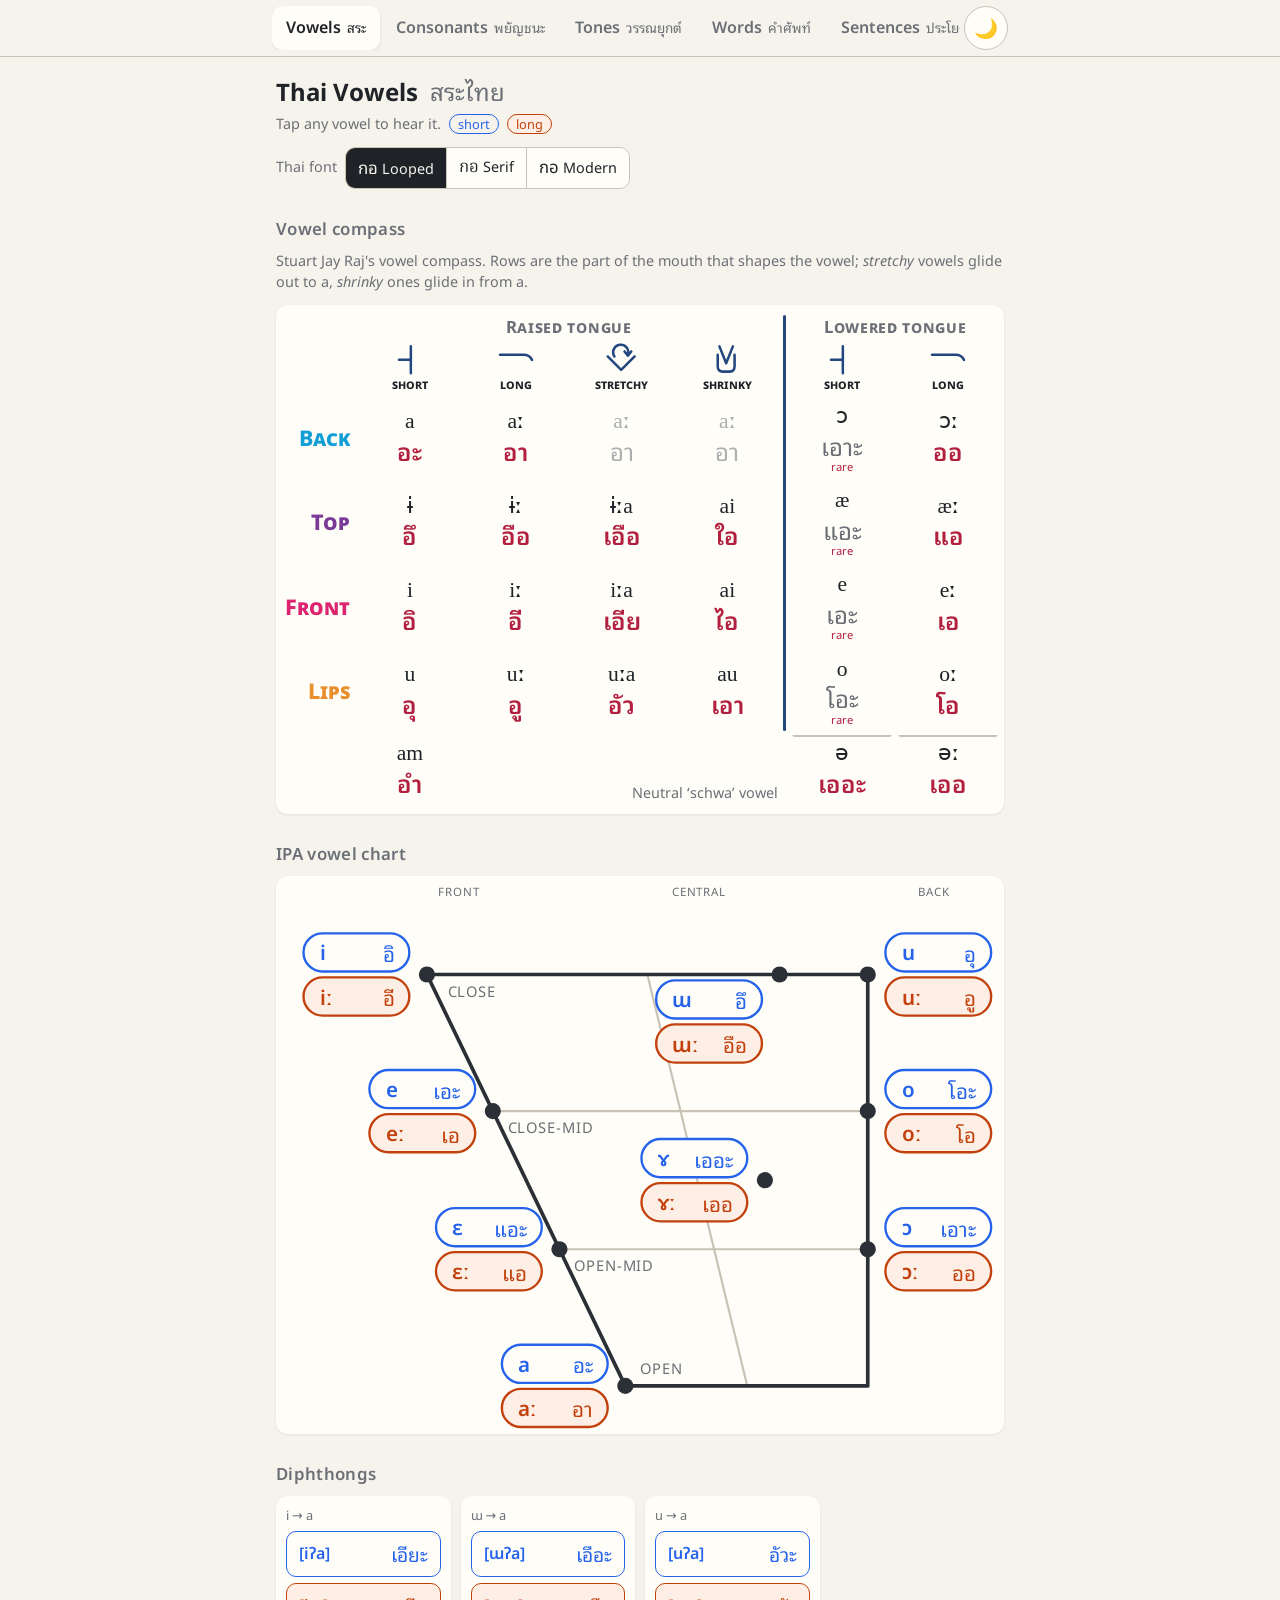
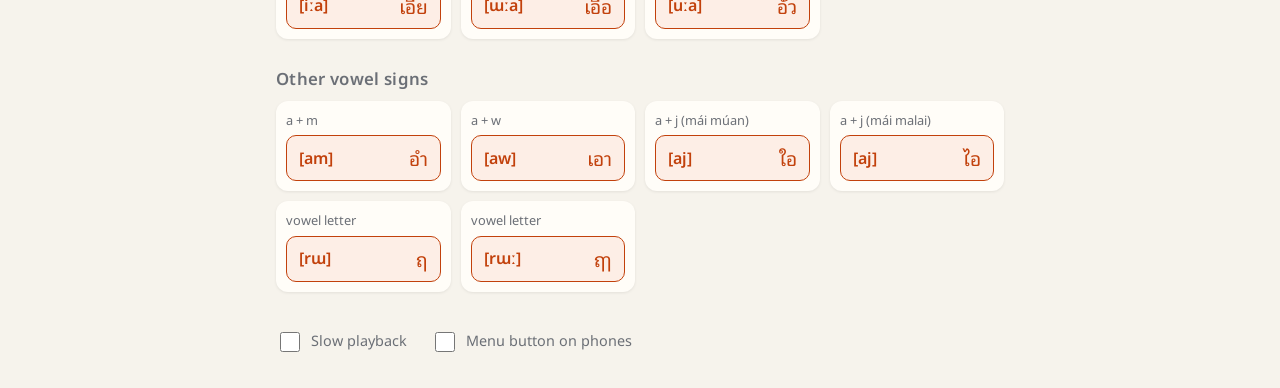
<file: index.html>
<!doctype html>
<html lang="en">
<head>
  <meta charset="utf-8">
  <meta name="viewport" content="width=device-width, initial-scale=1, viewport-fit=cover">
  <title>Thai Vowel Chart</title>
  <meta name="description" content="Interactive IPA chart of Thai vowels with audio">
  <meta name="theme-color" content="#f6f3ec" media="(prefers-color-scheme: light)">
  <meta name="theme-color" content="#16181c" media="(prefers-color-scheme: dark)">
  <link rel="manifest" href="manifest.json">
  <link rel="icon" href="icon.svg" type="image/svg+xml">
  <link rel="apple-touch-icon" href="icon.svg">
  <link rel="preconnect" href="https://fonts.googleapis.com">
  <link rel="preconnect" href="https://fonts.gstatic.com" crossorigin>
  <link href="https://fonts.googleapis.com/css2?family=Noto+Sans:wght@400;600&family=Noto+Sans+Thai:wght@400;600&family=Noto+Sans+Thai+Looped:wght@400;600&family=Noto+Serif+Thai:wght@400;600&display=swap" rel="stylesheet">
  <link rel="stylesheet" href="styles.css">
  <script>
    // Apply a saved theme before first paint to avoid a flash.
    try {
      const t = localStorage.getItem('theme'); if (t) document.documentElement.dataset.theme = t;
      const f = localStorage.getItem('thaiFont'); if (f) document.documentElement.dataset.thaiFont = f;
      if (localStorage.getItem('navMenu') === 'on') document.documentElement.dataset.navMenu = 'on';
    } catch (e) {}
  </script>
</head>
<body>
  <nav class="topnav" aria-label="Sections">
    <div class="topnav-inner">
      <button type="button" id="nav-menu-btn" class="nav-menu-btn" aria-expanded="false" aria-controls="nav-tabs" aria-label="Menu"></button>
      <div class="tabs" id="nav-tabs">
        <a class="tab" href="./" aria-current="page">Vowels <span class="thai">สระ</span></a>
        <a class="tab" href="consonants.html">Consonants <span class="thai">พยัญชนะ</span></a>
        <a class="tab" href="tones.html">Tones <span class="thai">วรรณยุกต์</span></a>
        <a class="tab" href="words.html">Words <span class="thai">คำศัพท์</span></a>
        <a class="tab" href="sentences.html">Sentences <span class="thai">ประโยค</span></a>
        <a class="tab" href="progress.html">Progress <span class="thai">ความคืบหน้า</span></a>
      </div>
      <button type="button" id="theme-toggle" class="theme-toggle" aria-label="Toggle dark mode"></button>
    </div>
  </nav>
  <main>
    <header>
      <h1>Thai Vowels <span class="thai">สระไทย</span></h1>
      <p class="hint">Tap any vowel to hear it. <span class="key key-short">short</span> <span class="key key-long">long</span></p>
      <div class="font-picker">
        <span id="font-label">Thai font</span>
        <div class="segmented" role="group" aria-labelledby="font-label">
          <button type="button" data-font="looped" style="--sample-font: 'Noto Sans Thai Looped'"><span class="sample" lang="th">กอ</span>Looped</button>
          <button type="button" data-font="looped-serif" style="--sample-font: 'Noto Serif Thai'"><span class="sample" lang="th">กอ</span>Serif</button>
          <button type="button" data-font="modern" style="--sample-font: 'Noto Sans Thai'"><span class="sample" lang="th">กอ</span>Modern</button>
        </div>
      </div>
    </header>

    <section aria-labelledby="compass-h">
      <h2 id="compass-h">Vowel compass</h2>
      <p class="hint">Stuart Jay Raj's vowel compass. Rows are the part of the mouth that shapes the vowel; <em>stretchy</em> vowels glide out to a, <em>shrinky</em> ones glide in from a.</p>
      <div class="vc-scroll">
        <div id="vowel-compass" class="vowel-compass" role="group" aria-label="Vowel compass"></div>
      </div>
    </section>

    <section aria-labelledby="chart-h">
      <h2 id="chart-h">IPA vowel chart</h2>
      <div class="chart-wrap">
        <div class="axis-labels" aria-hidden="true"><span>front</span><span>central</span><span>back</span></div>
        <svg id="chart" viewBox="0 0 490 360" role="group" aria-label="Thai monophthongs on the IPA vowel trapezoid"></svg>
      </div>
    </section>

    <section>
      <h2>Diphthongs</h2>
      <div id="diphthongs" class="cards"></div>
    </section>

    <section>
      <h2>Other vowel signs</h2>
      <div id="specials" class="cards"></div>
    </section>

    <section id="detail" class="detail detail-sticky" aria-live="polite" hidden></section>

    <footer>
      <label class="slow-toggle"><input type="checkbox" id="slow"> Slow playback</label>
      <label class="slow-toggle"><input type="checkbox" id="nav-menu-pref"> Menu button on phones</label>
    </footer>
  </main>

  <script src="data.js"></script>
  <script src="mouth.js"></script>
  <script src="common.js"></script>
  <script src="vowels.js"></script>
</body>
</html>
</file>
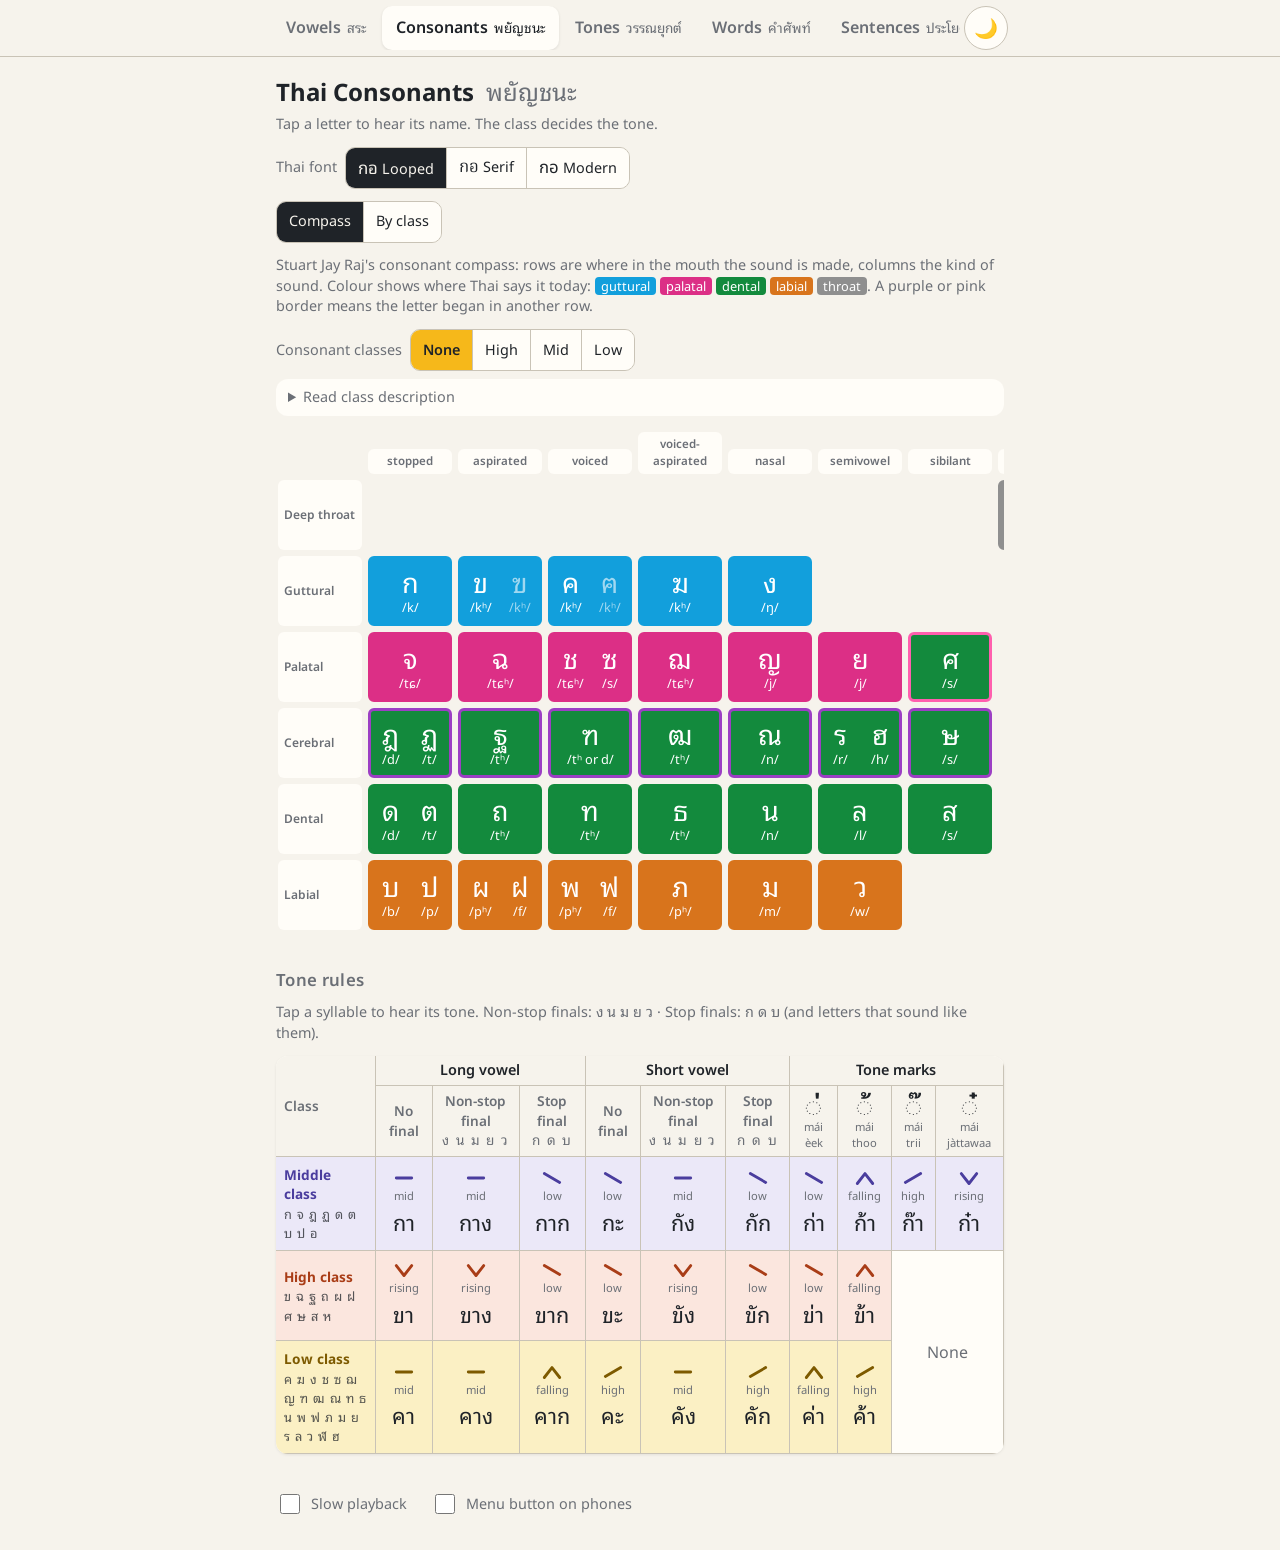
<file: consonants.html>
<!doctype html>
<html lang="en">
<head>
  <meta charset="utf-8">
  <meta name="viewport" content="width=device-width, initial-scale=1, viewport-fit=cover">
  <title>Thai Consonants</title>
  <meta name="description" content="Thai consonants by class, with tone rules and audio">
  <meta name="theme-color" content="#f6f3ec" media="(prefers-color-scheme: light)">
  <meta name="theme-color" content="#16181c" media="(prefers-color-scheme: dark)">
  <link rel="manifest" href="manifest.json">
  <link rel="icon" href="icon.svg" type="image/svg+xml">
  <link rel="apple-touch-icon" href="icon.svg">
  <link rel="preconnect" href="https://fonts.googleapis.com">
  <link rel="preconnect" href="https://fonts.gstatic.com" crossorigin>
  <link href="https://fonts.googleapis.com/css2?family=Noto+Sans:wght@400;600&family=Noto+Sans+Thai:wght@400;600&family=Noto+Sans+Thai+Looped:wght@400;600&family=Noto+Serif+Thai:wght@400;600&display=swap" rel="stylesheet">
  <link rel="stylesheet" href="styles.css">
  <script>
    // Apply a saved theme before first paint to avoid a flash.
    try {
      const t = localStorage.getItem('theme'); if (t) document.documentElement.dataset.theme = t;
      const f = localStorage.getItem('thaiFont'); if (f) document.documentElement.dataset.thaiFont = f;
      if (localStorage.getItem('navMenu') === 'on') document.documentElement.dataset.navMenu = 'on';
    } catch (e) {}
  </script>
</head>
<body>
  <nav class="topnav" aria-label="Sections">
    <div class="topnav-inner">
      <button type="button" id="nav-menu-btn" class="nav-menu-btn" aria-expanded="false" aria-controls="nav-tabs" aria-label="Menu"></button>
      <div class="tabs" id="nav-tabs">
        <a class="tab" href="./">Vowels <span class="thai">สระ</span></a>
        <a class="tab" href="consonants.html" aria-current="page">Consonants <span class="thai">พยัญชนะ</span></a>
        <a class="tab" href="tones.html">Tones <span class="thai">วรรณยุกต์</span></a>
        <a class="tab" href="words.html">Words <span class="thai">คำศัพท์</span></a>
        <a class="tab" href="sentences.html">Sentences <span class="thai">ประโยค</span></a>
        <a class="tab" href="progress.html">Progress <span class="thai">ความคืบหน้า</span></a>
      </div>
      <button type="button" id="theme-toggle" class="theme-toggle" aria-label="Toggle dark mode"></button>
    </div>
  </nav>
  <main>
    <header>
      <h1>Thai Consonants <span class="thai">พยัญชนะ</span></h1>
      <p class="hint">Tap a letter to hear its name. The class decides the tone.</p>
      <div class="font-picker">
        <span id="font-label">Thai font</span>
        <div class="segmented" role="group" aria-labelledby="font-label">
          <button type="button" data-font="looped" style="--sample-font: 'Noto Sans Thai Looped'"><span class="sample" lang="th">กอ</span>Looped</button>
          <button type="button" data-font="looped-serif" style="--sample-font: 'Noto Serif Thai'"><span class="sample" lang="th">กอ</span>Serif</button>
          <button type="button" data-font="modern" style="--sample-font: 'Noto Sans Thai'"><span class="sample" lang="th">กอ</span>Modern</button>
        </div>
      </div>
    </header>

    <section aria-labelledby="classes-h">
      <h2 id="classes-h" class="visually-hidden">Consonants</h2>
      <div class="view-bar">
        <div class="segmented" role="group" aria-label="Layout">
          <button type="button" data-view="compass">Compass</button>
          <button type="button" data-view="classes">By class</button>
        </div>
      </div>
      <div id="classes" hidden></div>
      <div id="compass">
        <p class="hint">Stuart Jay Raj's consonant compass: rows are where in the mouth the sound is made, columns the kind of sound.
          Colour shows where Thai says it today: <span class="place-tag at-guttural">guttural</span> <span class="place-tag at-palatal">palatal</span>
          <span class="place-tag at-dental">dental</span> <span class="place-tag at-labial">labial</span> <span class="place-tag at-deep">throat</span>.
          A purple or pink border means the letter began in another row.</p>
        <div class="class-bar">
          <span class="class-bar-label" id="class-label">Consonant classes</span>
          <div class="segmented" role="group" aria-labelledby="class-label">
            <button type="button" data-cls="none">None</button>
            <button type="button" data-cls="high">High</button>
            <button type="button" data-cls="mid">Mid</button>
            <button type="button" data-cls="low">Low</button>
          </div>
        </div>
        <details class="class-desc">
          <summary>Read class description</summary>
          <p id="class-note"></p>
          <a href="#tones-h">See tones ↓</a>
        </details>
        <div class="compass-scroll" id="compass-scroll"></div>
      </div>
      <div id="letter-detail" class="detail detail-sticky" aria-live="polite" hidden></div>
    </section>

    <section aria-labelledby="tones-h">
      <h2 id="tones-h">Tone rules</h2>
      <p class="hint">Tap a syllable to hear its tone. Non-stop finals: ง น ม ย ว · Stop finals: ก ด บ (and letters that sound like them).</p>
      <div class="table-scroll">
        <table id="tone-table" class="tone-table"></table>
      </div>
      <div id="tone-detail" class="detail detail-sticky" aria-live="polite" hidden></div>
    </section>

    <footer>
      <label class="slow-toggle"><input type="checkbox" id="slow"> Slow playback</label>
      <label class="slow-toggle"><input type="checkbox" id="nav-menu-pref"> Menu button on phones</label>
    </footer>
  </main>

  <script src="consonants-data.js"></script>
  <script src="mouth.js"></script>
  <script src="common.js"></script>
  <script src="consonants.js"></script>
</body>
</html>
</file>
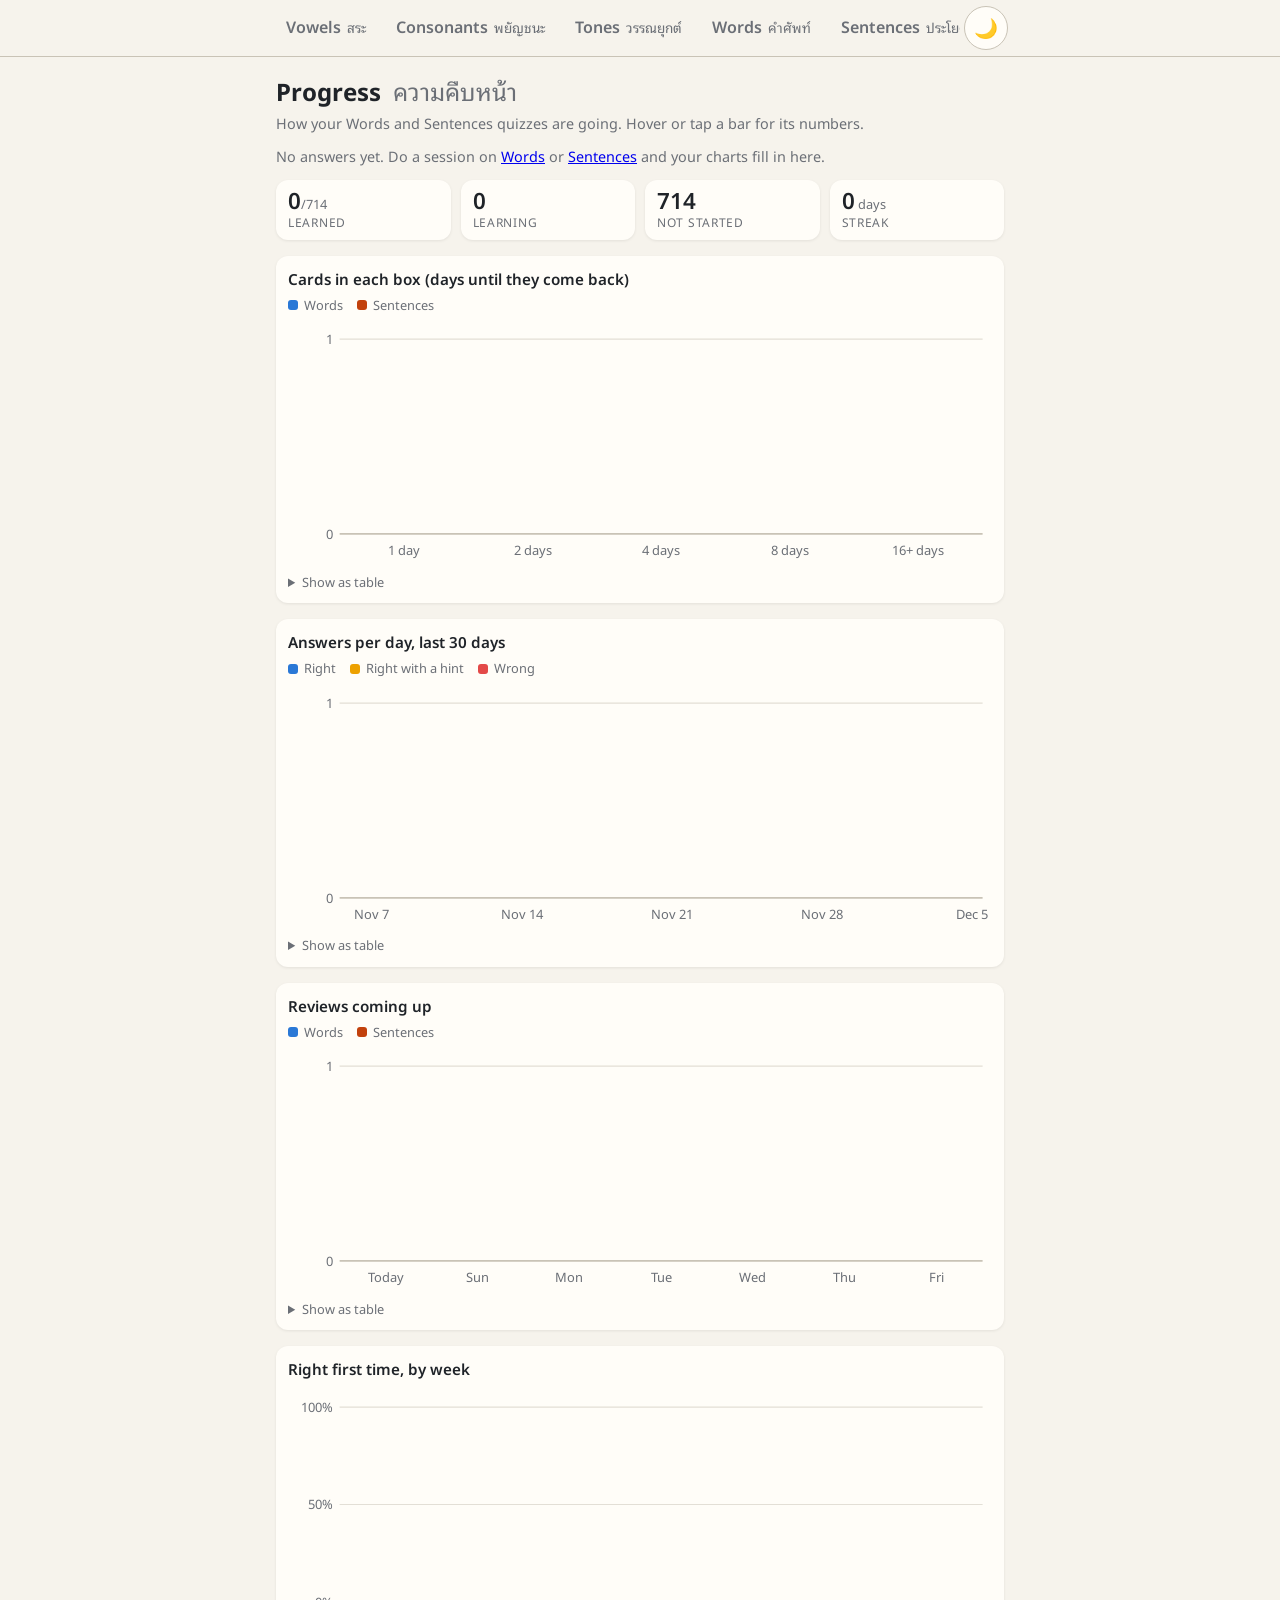
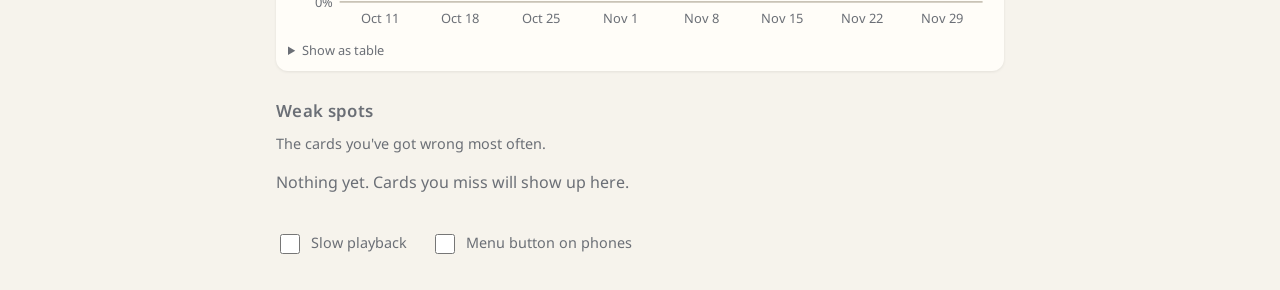
<file: progress.html>
<!doctype html>
<html lang="en">
<head>
  <meta charset="utf-8">
  <meta name="viewport" content="width=device-width, initial-scale=1, viewport-fit=cover">
  <title>Thai Progress</title>
  <meta name="description" content="Charts of your Words and Sentences quiz progress">
  <meta name="theme-color" content="#f6f3ec" media="(prefers-color-scheme: light)">
  <meta name="theme-color" content="#16181c" media="(prefers-color-scheme: dark)">
  <link rel="manifest" href="manifest.json">
  <link rel="icon" href="icon.svg" type="image/svg+xml">
  <link rel="apple-touch-icon" href="icon.svg">
  <link rel="preconnect" href="https://fonts.googleapis.com">
  <link rel="preconnect" href="https://fonts.gstatic.com" crossorigin>
  <link href="https://fonts.googleapis.com/css2?family=Noto+Sans:wght@400;600&family=Noto+Sans+Thai:wght@400;600&family=Noto+Sans+Thai+Looped:wght@400;600&family=Noto+Serif+Thai:wght@400;600&display=swap" rel="stylesheet">
  <link rel="stylesheet" href="styles.css">
  <script>
    // Apply a saved theme before first paint to avoid a flash.
    try {
      const t = localStorage.getItem('theme'); if (t) document.documentElement.dataset.theme = t;
      const f = localStorage.getItem('thaiFont'); if (f) document.documentElement.dataset.thaiFont = f;
      if (localStorage.getItem('navMenu') === 'on') document.documentElement.dataset.navMenu = 'on';
    } catch (e) {}
  </script>
</head>
<body>
  <nav class="topnav" aria-label="Sections">
    <div class="topnav-inner">
      <button type="button" id="nav-menu-btn" class="nav-menu-btn" aria-expanded="false" aria-controls="nav-tabs" aria-label="Menu"></button>
      <div class="tabs" id="nav-tabs">
        <a class="tab" href="./">Vowels <span class="thai">สระ</span></a>
        <a class="tab" href="consonants.html">Consonants <span class="thai">พยัญชนะ</span></a>
        <a class="tab" href="tones.html">Tones <span class="thai">วรรณยุกต์</span></a>
        <a class="tab" href="words.html">Words <span class="thai">คำศัพท์</span></a>
        <a class="tab" href="sentences.html">Sentences <span class="thai">ประโยค</span></a>
        <a class="tab" href="progress.html" aria-current="page">Progress <span class="thai">ความคืบหน้า</span></a>
      </div>
      <button type="button" id="theme-toggle" class="theme-toggle" aria-label="Toggle dark mode"></button>
    </div>
  </nav>
  <main>
    <header>
      <h1>Progress <span class="thai">ความคืบหน้า</span></h1>
      <p class="hint">How your Words and Sentences quizzes are going. Hover or tap a bar for its numbers.</p>
    </header>

    <div id="progress"><p class="muted">Loading…</p></div>

    <footer>
      <label class="slow-toggle"><input type="checkbox" id="slow"> Slow playback</label>
      <label class="slow-toggle"><input type="checkbox" id="nav-menu-pref"> Menu button on phones</label>
    </footer>
  </main>

  <script src="lib/sql-wasm.js"></script>
  <script src="vocab-data.js"></script>
  <script src="common.js"></script>
  <script src="store.js"></script>
  <script src="srs.js"></script>
  <script src="charts.js"></script>
  <script src="progress.js"></script>
</body>
</html>
</file>
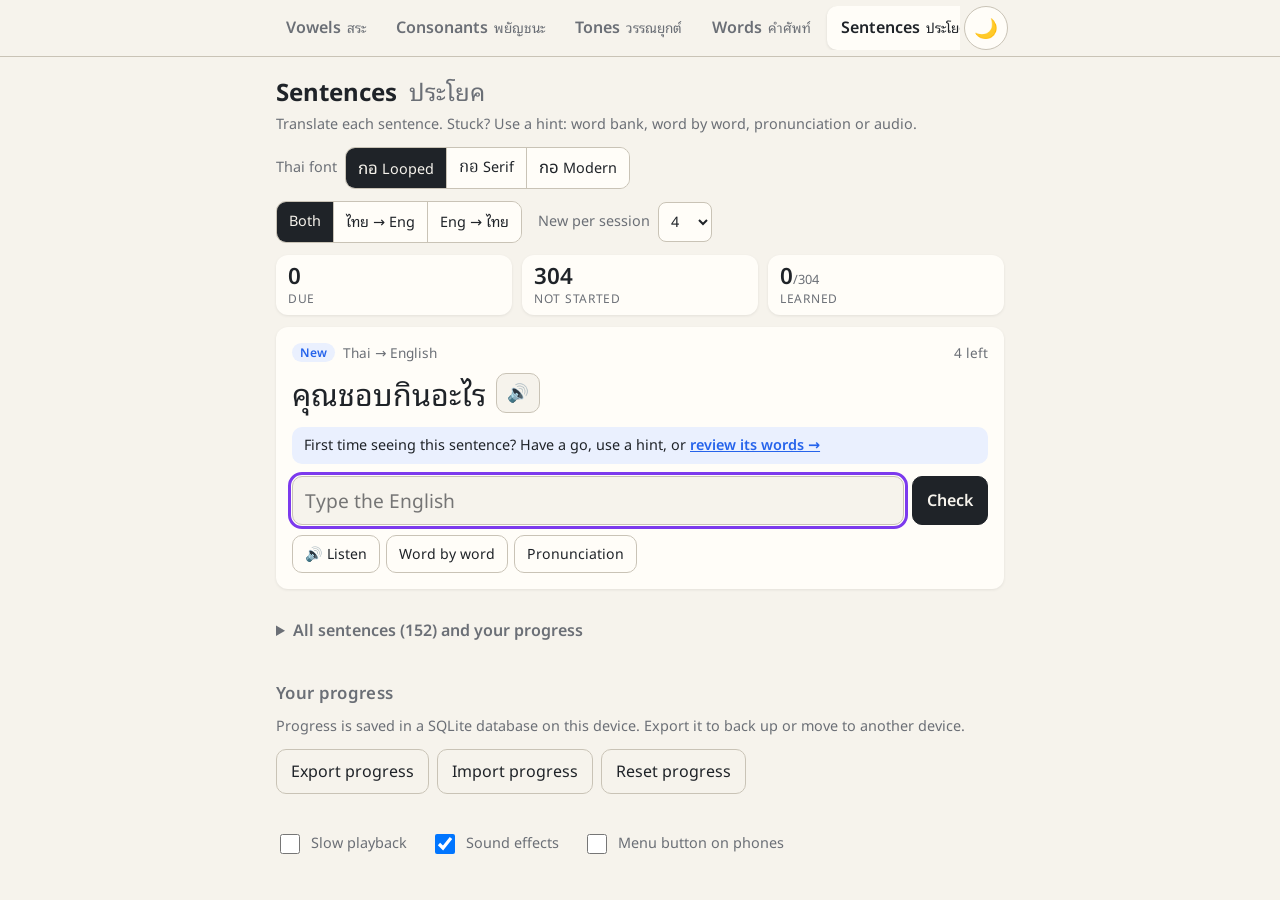
<file: sentences.html>
<!doctype html>
<html lang="en">
<head>
  <meta charset="utf-8">
  <meta name="viewport" content="width=device-width, initial-scale=1, viewport-fit=cover">
  <title>Thai Sentences</title>
  <meta name="description" content="Translate Thai and English sentences with hints">
  <meta name="theme-color" content="#f6f3ec" media="(prefers-color-scheme: light)">
  <meta name="theme-color" content="#16181c" media="(prefers-color-scheme: dark)">
  <link rel="manifest" href="manifest.json">
  <link rel="icon" href="icon.svg" type="image/svg+xml">
  <link rel="apple-touch-icon" href="icon.svg">
  <link rel="preconnect" href="https://fonts.googleapis.com">
  <link rel="preconnect" href="https://fonts.gstatic.com" crossorigin>
  <link href="https://fonts.googleapis.com/css2?family=Noto+Sans:wght@400;600&family=Noto+Sans+Thai:wght@400;600&family=Noto+Sans+Thai+Looped:wght@400;600&family=Noto+Serif+Thai:wght@400;600&display=swap" rel="stylesheet">
  <link rel="stylesheet" href="styles.css">
  <script>
    // Apply a saved theme before first paint to avoid a flash.
    try {
      const t = localStorage.getItem('theme'); if (t) document.documentElement.dataset.theme = t;
      const f = localStorage.getItem('thaiFont'); if (f) document.documentElement.dataset.thaiFont = f;
      if (localStorage.getItem('navMenu') === 'on') document.documentElement.dataset.navMenu = 'on';
    } catch (e) {}
  </script>
</head>
<body>
  <nav class="topnav" aria-label="Sections">
    <div class="topnav-inner">
      <button type="button" id="nav-menu-btn" class="nav-menu-btn" aria-expanded="false" aria-controls="nav-tabs" aria-label="Menu"></button>
      <div class="tabs" id="nav-tabs">
        <a class="tab" href="./">Vowels <span class="thai">สระ</span></a>
        <a class="tab" href="consonants.html">Consonants <span class="thai">พยัญชนะ</span></a>
        <a class="tab" href="tones.html">Tones <span class="thai">วรรณยุกต์</span></a>
        <a class="tab" href="words.html">Words <span class="thai">คำศัพท์</span></a>
        <a class="tab" href="sentences.html" aria-current="page">Sentences <span class="thai">ประโยค</span></a>
        <a class="tab" href="progress.html">Progress <span class="thai">ความคืบหน้า</span></a>
      </div>
      <button type="button" id="theme-toggle" class="theme-toggle" aria-label="Toggle dark mode"></button>
    </div>
  </nav>
  <main>
    <header>
      <h1>Sentences <span class="thai">ประโยค</span></h1>
      <p class="hint">Translate each sentence. Stuck? Use a hint: word bank, word by word, pronunciation or audio.</p>
      <div class="font-picker">
        <span id="font-label">Thai font</span>
        <div class="segmented" role="group" aria-labelledby="font-label">
          <button type="button" data-font="looped" style="--sample-font: 'Noto Sans Thai Looped'"><span class="sample" lang="th">กอ</span>Looped</button>
          <button type="button" data-font="looped-serif" style="--sample-font: 'Noto Serif Thai'"><span class="sample" lang="th">กอ</span>Serif</button>
          <button type="button" data-font="modern" style="--sample-font: 'Noto Sans Thai'"><span class="sample" lang="th">กอ</span>Modern</button>
        </div>
      </div>
    </header>

    <div class="quiz-toolbar">
      <div class="segmented dir-picker" role="group" aria-label="Direction">
        <button type="button" data-dir="both">Both</button>
        <button type="button" data-dir="te"><span lang="th">ไทย</span> → Eng</button>
        <button type="button" data-dir="et">Eng → <span lang="th">ไทย</span></button>
      </div>
      <label class="new-limit">New per session
        <select id="new-limit">
          <option value="2">2</option><option value="4">4</option><option value="6">6</option>
          <option value="8">8</option><option value="10">10</option><option value="15">15</option><option value="20">20</option>
        </select>
      </label>
    </div>

    <div id="quiz-stats" class="quiz-stats"></div>
    <section id="quiz-card" class="quiz-card" aria-live="polite"><p class="muted">Loading…</p></section>

    <details id="quiz-list" class="quiz-list">
      <summary>All sentences (<span class="count"></span>) and your progress</summary>
      <div class="table-scroll">
        <table>
          <thead><tr><th>Thai</th><th>Say</th><th>English</th><th><span lang="th">ไทย</span>→Eng</th><th>Eng→<span lang="th">ไทย</span></th></tr></thead>
          <tbody></tbody>
        </table>
      </div>
    </details>

    <section class="backup">
      <h2>Your progress</h2>
      <p class="hint">Progress is saved in a SQLite database on this device. Export it to back up or move to another device.</p>
      <div class="actions">
        <button type="button" id="export-btn">Export progress</button>
        <button type="button" id="import-btn">Import progress</button>
        <input type="file" id="import-file" accept=".sqlite,.db,application/x-sqlite3,application/octet-stream" hidden>
        <button type="button" id="reset-btn">Reset progress</button>
      </div>
      <p id="backup-msg" class="hint" aria-live="polite"></p>
    </section>

    <footer>
      <label class="slow-toggle"><input type="checkbox" id="slow"> Slow playback</label>
      <label class="slow-toggle"><input type="checkbox" id="sfx" checked> Sound effects</label>
      <label class="slow-toggle"><input type="checkbox" id="nav-menu-pref"> Menu button on phones</label>
    </footer>
  </main>

  <script src="lib/sql-wasm.js"></script>
  <script src="vocab-data.js"></script>
  <script src="common.js"></script>
  <script src="store.js"></script>
  <script src="srs.js"></script>
  <script src="check.js"></script>
  <script src="quiz.js"></script>
  <script src="sentences.js"></script>
</body>
</html>
</file>
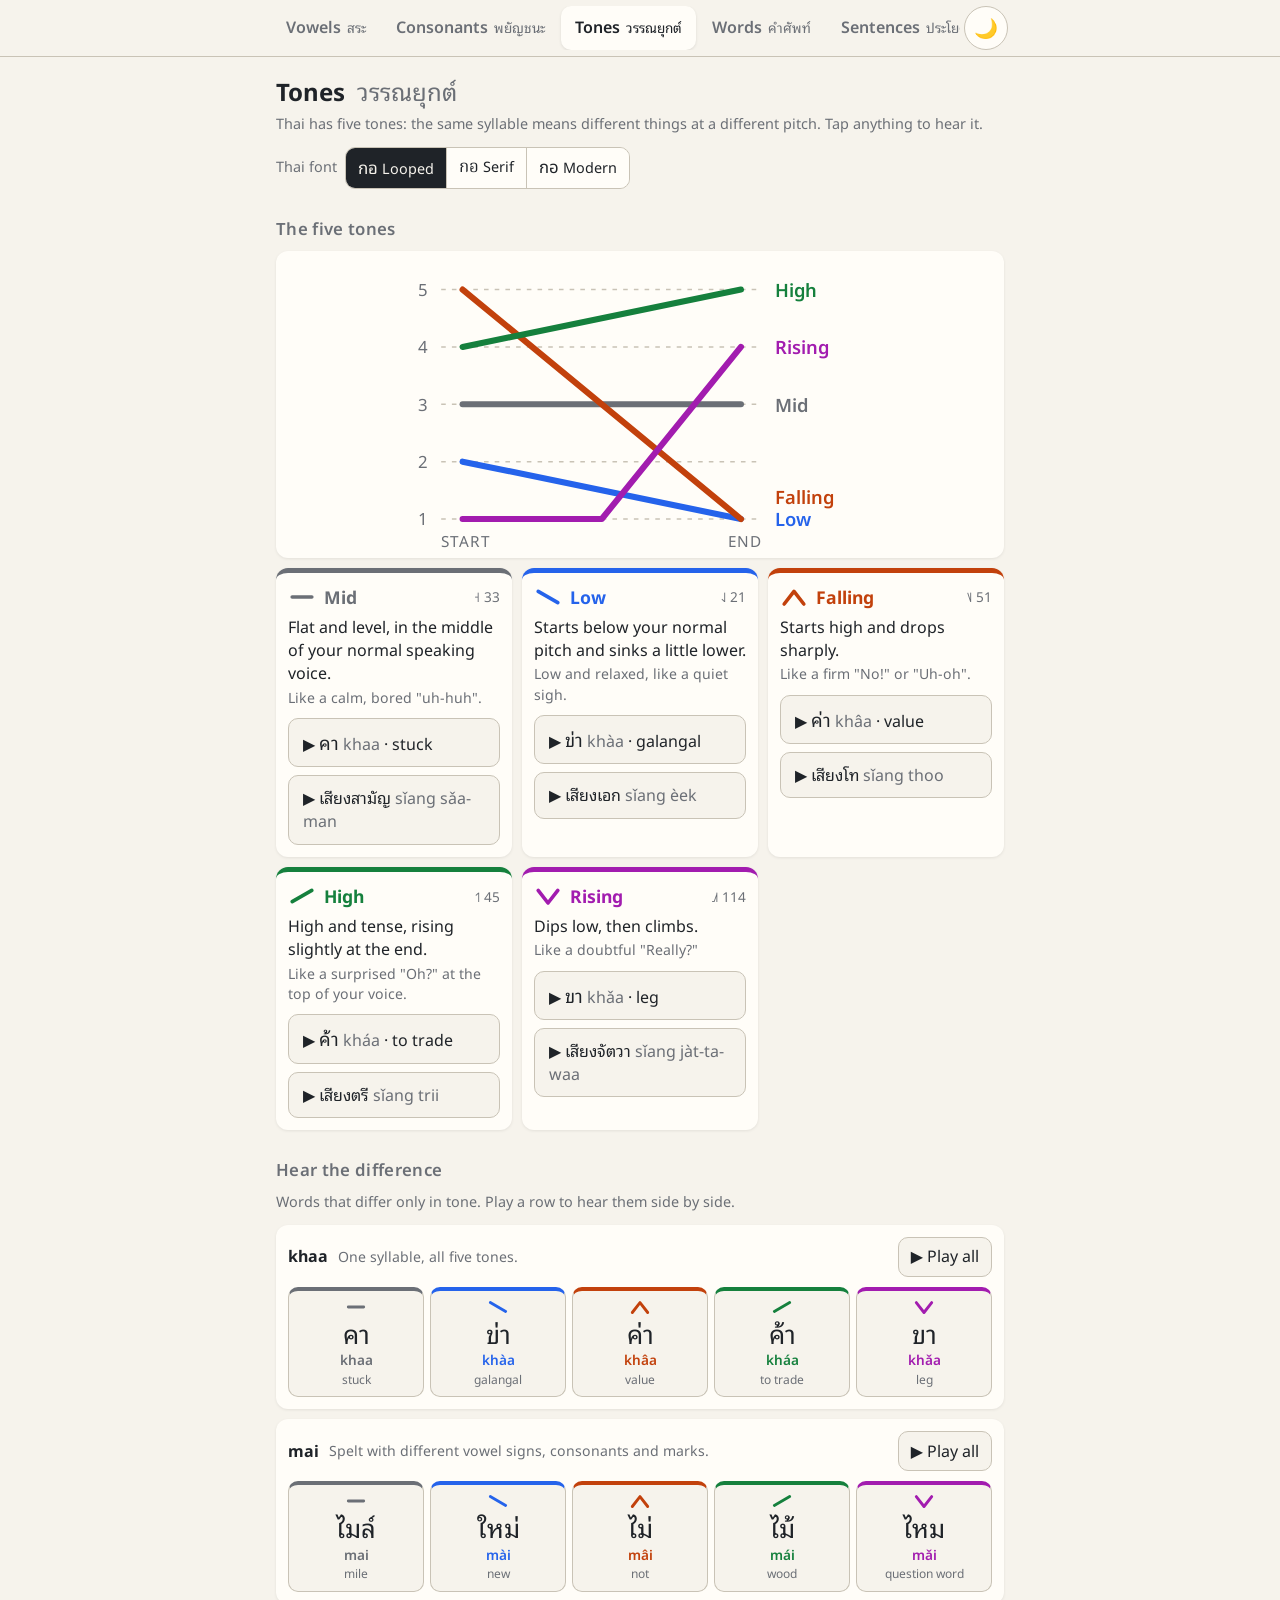
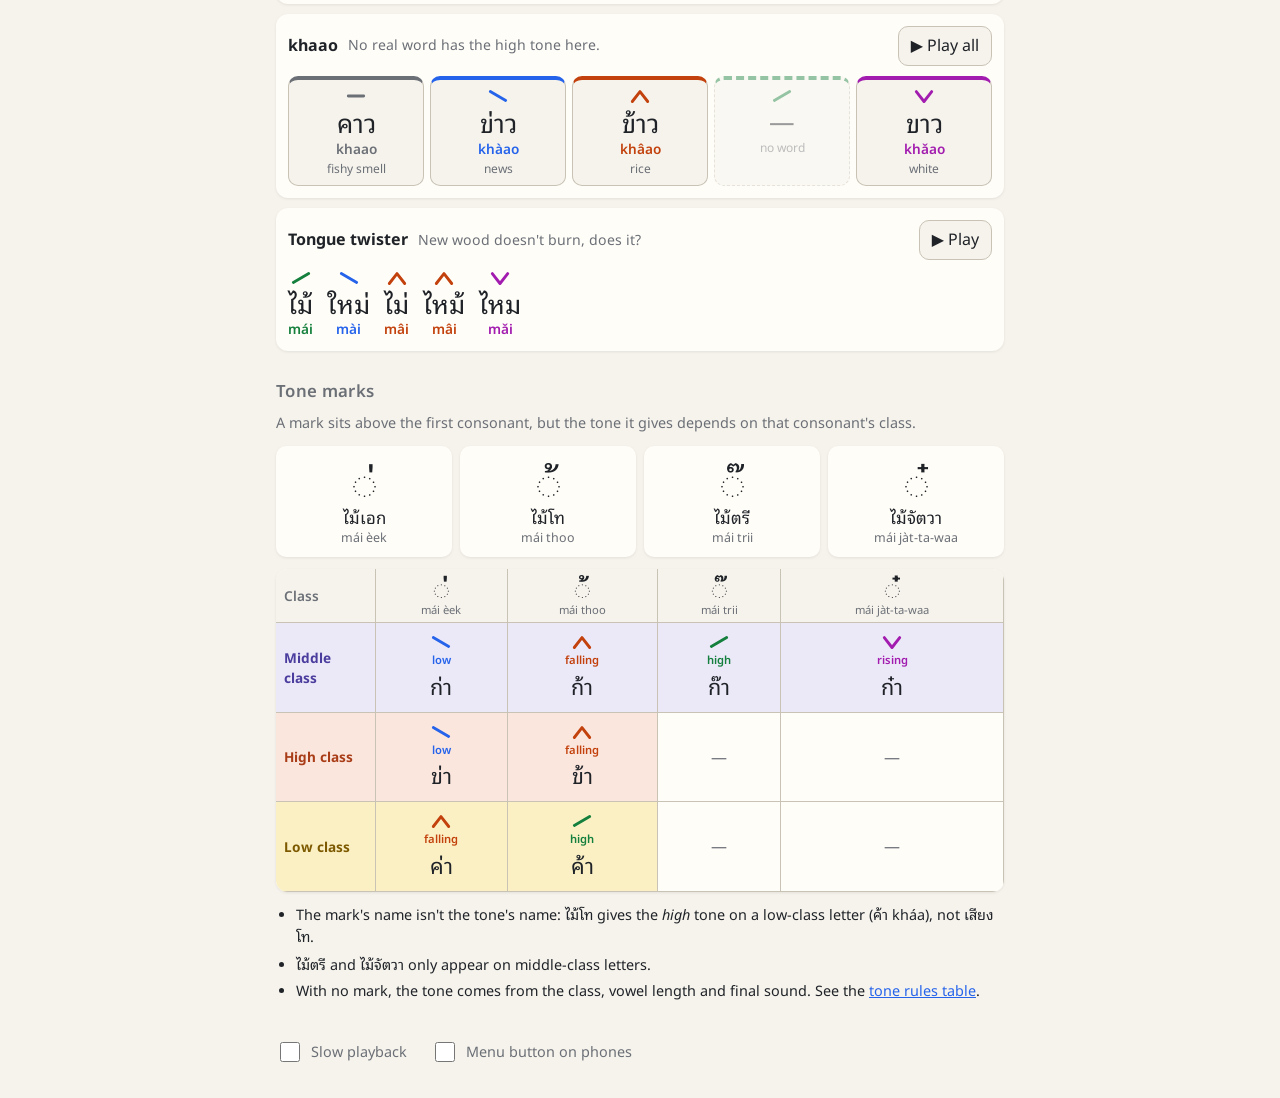
<file: tones.html>
<!doctype html>
<html lang="en">
<head>
  <meta charset="utf-8">
  <meta name="viewport" content="width=device-width, initial-scale=1, viewport-fit=cover">
  <title>Thai Tones</title>
  <meta name="description" content="The five Thai tones and the four tone marks, with audio">
  <meta name="theme-color" content="#f6f3ec" media="(prefers-color-scheme: light)">
  <meta name="theme-color" content="#16181c" media="(prefers-color-scheme: dark)">
  <link rel="manifest" href="manifest.json">
  <link rel="icon" href="icon.svg" type="image/svg+xml">
  <link rel="apple-touch-icon" href="icon.svg">
  <link rel="preconnect" href="https://fonts.googleapis.com">
  <link rel="preconnect" href="https://fonts.gstatic.com" crossorigin>
  <link href="https://fonts.googleapis.com/css2?family=Noto+Sans:wght@400;600&family=Noto+Sans+Thai:wght@400;600&family=Noto+Sans+Thai+Looped:wght@400;600&family=Noto+Serif+Thai:wght@400;600&display=swap" rel="stylesheet">
  <link rel="stylesheet" href="styles.css">
  <script>
    // Apply a saved theme before first paint to avoid a flash.
    try {
      const t = localStorage.getItem('theme'); if (t) document.documentElement.dataset.theme = t;
      const f = localStorage.getItem('thaiFont'); if (f) document.documentElement.dataset.thaiFont = f;
      if (localStorage.getItem('navMenu') === 'on') document.documentElement.dataset.navMenu = 'on';
    } catch (e) {}
  </script>
</head>
<body>
  <nav class="topnav" aria-label="Sections">
    <div class="topnav-inner">
      <button type="button" id="nav-menu-btn" class="nav-menu-btn" aria-expanded="false" aria-controls="nav-tabs" aria-label="Menu"></button>
      <div class="tabs" id="nav-tabs">
        <a class="tab" href="./">Vowels <span class="thai">สระ</span></a>
        <a class="tab" href="consonants.html">Consonants <span class="thai">พยัญชนะ</span></a>
        <a class="tab" href="tones.html" aria-current="page">Tones <span class="thai">วรรณยุกต์</span></a>
        <a class="tab" href="words.html">Words <span class="thai">คำศัพท์</span></a>
        <a class="tab" href="sentences.html">Sentences <span class="thai">ประโยค</span></a>
        <a class="tab" href="progress.html">Progress <span class="thai">ความคืบหน้า</span></a>
      </div>
      <button type="button" id="theme-toggle" class="theme-toggle" aria-label="Toggle dark mode"></button>
    </div>
  </nav>
  <main>
    <header>
      <h1>Tones <span class="thai">วรรณยุกต์</span></h1>
      <p class="hint">Thai has five tones: the same syllable means different things at a different pitch. Tap anything to hear it.</p>
      <div class="font-picker">
        <span id="font-label">Thai font</span>
        <div class="segmented" role="group" aria-labelledby="font-label">
          <button type="button" data-font="looped" style="--sample-font: 'Noto Sans Thai Looped'"><span class="sample" lang="th">กอ</span>Looped</button>
          <button type="button" data-font="looped-serif" style="--sample-font: 'Noto Serif Thai'"><span class="sample" lang="th">กอ</span>Serif</button>
          <button type="button" data-font="modern" style="--sample-font: 'Noto Sans Thai'"><span class="sample" lang="th">กอ</span>Modern</button>
        </div>
      </div>
    </header>

    <section aria-labelledby="five-h">
      <h2 id="five-h">The five tones</h2>
      <div class="contour-wrap">
        <svg id="contours" viewBox="0 0 340 190" role="img" aria-label="Pitch contour of each tone, from low (1) to high (5) over the length of the syllable"></svg>
      </div>
      <div id="tone-cards" class="tone-cards"></div>
    </section>

    <section aria-labelledby="sets-h">
      <h2 id="sets-h">Hear the difference</h2>
      <p class="hint">Words that differ only in tone. Play a row to hear them side by side.</p>
      <div id="tone-sets"></div>
      <div id="twister" class="twister"></div>
    </section>

    <section aria-labelledby="marks-h">
      <h2 id="marks-h">Tone marks</h2>
      <p class="hint">A mark sits above the first consonant, but the tone it gives depends on that consonant's class.</p>
      <div id="mark-cards" class="mark-cards"></div>
      <div class="table-scroll">
        <table id="mark-table" class="tone-table mark-table"></table>
      </div>
      <ul class="tone-notes">
        <li>The mark's name isn't the tone's name: <span lang="th">ไม้โท</span> gives the <em>high</em> tone on a low-class letter (<span lang="th">ค้า</span> kháa), not <span lang="th">เสียงโท</span>.</li>
        <li><span lang="th">ไม้ตรี</span> and <span lang="th">ไม้จัตวา</span> only appear on middle-class letters.</li>
        <li>With no mark, the tone comes from the class, vowel length and final sound. See the <a href="consonants.html#tones-h">tone rules table</a>.</li>
      </ul>
    </section>

    <footer>
      <label class="slow-toggle"><input type="checkbox" id="slow"> Slow playback</label>
      <label class="slow-toggle"><input type="checkbox" id="nav-menu-pref"> Menu button on phones</label>
    </footer>
  </main>

  <script src="consonants-data.js"></script>
  <script src="tones-data.js"></script>
  <script src="common.js"></script>
  <script src="tones.js"></script>
</body>
</html>
</file>
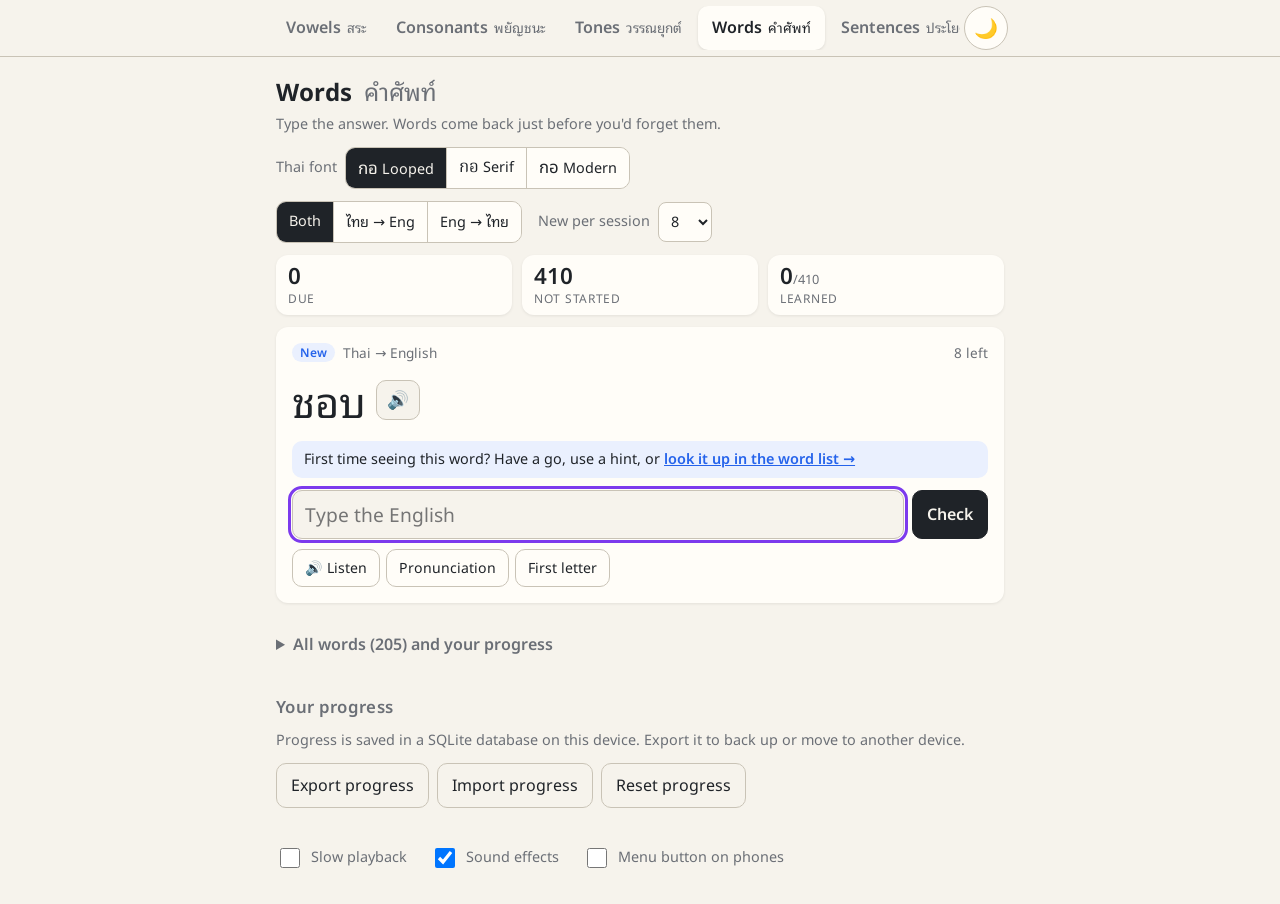
<file: words.html>
<!doctype html>
<html lang="en">
<head>
  <meta charset="utf-8">
  <meta name="viewport" content="width=device-width, initial-scale=1, viewport-fit=cover">
  <title>Thai Words</title>
  <meta name="description" content="Spaced-repetition vocabulary quiz: type Thai and English">
  <meta name="theme-color" content="#f6f3ec" media="(prefers-color-scheme: light)">
  <meta name="theme-color" content="#16181c" media="(prefers-color-scheme: dark)">
  <link rel="manifest" href="manifest.json">
  <link rel="icon" href="icon.svg" type="image/svg+xml">
  <link rel="apple-touch-icon" href="icon.svg">
  <link rel="preconnect" href="https://fonts.googleapis.com">
  <link rel="preconnect" href="https://fonts.gstatic.com" crossorigin>
  <link href="https://fonts.googleapis.com/css2?family=Noto+Sans:wght@400;600&family=Noto+Sans+Thai:wght@400;600&family=Noto+Sans+Thai+Looped:wght@400;600&family=Noto+Serif+Thai:wght@400;600&display=swap" rel="stylesheet">
  <link rel="stylesheet" href="styles.css">
  <script>
    // Apply a saved theme before first paint to avoid a flash.
    try {
      const t = localStorage.getItem('theme'); if (t) document.documentElement.dataset.theme = t;
      const f = localStorage.getItem('thaiFont'); if (f) document.documentElement.dataset.thaiFont = f;
      if (localStorage.getItem('navMenu') === 'on') document.documentElement.dataset.navMenu = 'on';
    } catch (e) {}
  </script>
</head>
<body>
  <nav class="topnav" aria-label="Sections">
    <div class="topnav-inner">
      <button type="button" id="nav-menu-btn" class="nav-menu-btn" aria-expanded="false" aria-controls="nav-tabs" aria-label="Menu"></button>
      <div class="tabs" id="nav-tabs">
        <a class="tab" href="./">Vowels <span class="thai">สระ</span></a>
        <a class="tab" href="consonants.html">Consonants <span class="thai">พยัญชนะ</span></a>
        <a class="tab" href="tones.html">Tones <span class="thai">วรรณยุกต์</span></a>
        <a class="tab" href="words.html" aria-current="page">Words <span class="thai">คำศัพท์</span></a>
        <a class="tab" href="sentences.html">Sentences <span class="thai">ประโยค</span></a>
        <a class="tab" href="progress.html">Progress <span class="thai">ความคืบหน้า</span></a>
      </div>
      <button type="button" id="theme-toggle" class="theme-toggle" aria-label="Toggle dark mode"></button>
    </div>
  </nav>
  <main>
    <header>
      <h1>Words <span class="thai">คำศัพท์</span></h1>
      <p class="hint">Type the answer. Words come back just before you'd forget them.</p>
      <div class="font-picker">
        <span id="font-label">Thai font</span>
        <div class="segmented" role="group" aria-labelledby="font-label">
          <button type="button" data-font="looped" style="--sample-font: 'Noto Sans Thai Looped'"><span class="sample" lang="th">กอ</span>Looped</button>
          <button type="button" data-font="looped-serif" style="--sample-font: 'Noto Serif Thai'"><span class="sample" lang="th">กอ</span>Serif</button>
          <button type="button" data-font="modern" style="--sample-font: 'Noto Sans Thai'"><span class="sample" lang="th">กอ</span>Modern</button>
        </div>
      </div>
    </header>

    <div class="quiz-toolbar">
      <div class="segmented dir-picker" role="group" aria-label="Direction">
        <button type="button" data-dir="both">Both</button>
        <button type="button" data-dir="te"><span lang="th">ไทย</span> → Eng</button>
        <button type="button" data-dir="et">Eng → <span lang="th">ไทย</span></button>
      </div>
      <label class="new-limit">New per session
        <select id="new-limit">
          <option value="2">2</option><option value="4">4</option><option value="6">6</option>
          <option value="8">8</option><option value="10">10</option><option value="15">15</option><option value="20">20</option>
        </select>
      </label>
    </div>

    <div id="quiz-stats" class="quiz-stats"></div>
    <section id="quiz-card" class="quiz-card" aria-live="polite"><p class="muted">Loading…</p></section>

    <details id="quiz-list" class="quiz-list">
      <summary>All words (<span class="count"></span>) and your progress</summary>
      <div class="table-scroll">
        <table>
          <thead><tr><th>Thai</th><th>Say</th><th>English</th><th><span lang="th">ไทย</span>→Eng</th><th>Eng→<span lang="th">ไทย</span></th></tr></thead>
          <tbody></tbody>
        </table>
      </div>
    </details>

    <section class="backup">
      <h2>Your progress</h2>
      <p class="hint">Progress is saved in a SQLite database on this device. Export it to back up or move to another device.</p>
      <div class="actions">
        <button type="button" id="export-btn">Export progress</button>
        <button type="button" id="import-btn">Import progress</button>
        <input type="file" id="import-file" accept=".sqlite,.db,application/x-sqlite3,application/octet-stream" hidden>
        <button type="button" id="reset-btn">Reset progress</button>
      </div>
      <p id="backup-msg" class="hint" aria-live="polite"></p>
    </section>

    <footer>
      <label class="slow-toggle"><input type="checkbox" id="slow"> Slow playback</label>
      <label class="slow-toggle"><input type="checkbox" id="sfx" checked> Sound effects</label>
      <label class="slow-toggle"><input type="checkbox" id="nav-menu-pref"> Menu button on phones</label>
    </footer>
  </main>

  <script src="lib/sql-wasm.js"></script>
  <script src="vocab-data.js"></script>
  <script src="common.js"></script>
  <script src="store.js"></script>
  <script src="srs.js"></script>
  <script src="check.js"></script>
  <script src="quiz.js"></script>
  <script src="words.js"></script>
</body>
</html>
</file>
<file: styles.css>
:root {
  --bg: #f6f3ec;
  --surface: #fffdf8;
  --ink: #1f2328;
  --muted: #6b6f76;
  --line: #2b2f36;
  --grid: #c9c3b6;
  --short: #2563eb;
  --short-bg: #eaf0fe;
  --long: #c2410c;
  --long-bg: #fdeee6;
  --focus: #7c3aed;
  --mid-bg: #ebe8f8;
  --mid-ink: #4a3d9e;
  --high-bg: #fbe6de;
  --high-ink: #a93d17;
  --low-bg: #fbf0c4;
  --low-ink: #7d5a00;
  --ok: #15803d;
  --ok-bg: #e7f6ec;
  --bad: #b91c1c;
  --bad-bg: #fdecec;
  --rising: #a21caf;
  /* Chart series (validated for colour-blind separation on each surface) */
  --c-words: #2a78d6; --c-sentences: #c2410c;
  --c-right: #2a78d6; --c-hint: #eda100; --c-wrong: #e34948;
  --radius: 12px;
  --thai-font: "Noto Sans Thai Looped";
  color-scheme: light;
}
@media (prefers-color-scheme: dark) {
  :root:not([data-theme="light"]) {
    --bg: #16181c;
    --surface: #1f2228;
    --ink: #e8e6e1;
    --muted: #9aa0a8;
    --line: #d6d2c8;
    --grid: #4a4e56;
    --short: #7aa2ff;
    --short-bg: #1d2a47;
    --long: #ff9a66;
    --long-bg: #45281a;
    --focus: #b794ff;
    --mid-bg: #29254a;
    --mid-ink: #b9afff;
    --high-bg: #44261c;
    --high-ink: #ffa47f;
    --low-bg: #3b3317;
    --low-ink: #f0c94e;
    --ok: #5ad48a;
    --ok-bg: #173324;
    --bad: #ff8a8a;
    --bad-bg: #3d1d1d;
  --rising: #e879f9;
  --c-words: #3987e5; --c-sentences: #d95926;
  --c-right: #3987e5; --c-hint: #c98500; --c-wrong: #d03b3b;
    color-scheme: dark;
  }
}
:root[data-theme="dark"] {
  --bg: #16181c;
  --surface: #1f2228;
  --ink: #e8e6e1;
  --muted: #9aa0a8;
  --line: #d6d2c8;
  --grid: #4a4e56;
  --short: #7aa2ff;
  --short-bg: #1d2a47;
  --long: #ff9a66;
  --long-bg: #45281a;
  --focus: #b794ff;
  --mid-bg: #29254a;
  --mid-ink: #b9afff;
  --high-bg: #44261c;
  --high-ink: #ffa47f;
  --low-bg: #3b3317;
  --low-ink: #f0c94e;
  --ok: #5ad48a;
  --ok-bg: #173324;
  --bad: #ff8a8a;
  --bad-bg: #3d1d1d;
  --rising: #e879f9;
  --c-words: #3987e5; --c-sentences: #d95926;
  --c-right: #3987e5; --c-hint: #c98500; --c-wrong: #d03b3b;
  color-scheme: dark;
}

* { box-sizing: border-box; }

body {
  margin: 0;
  background: var(--bg);
  color: var(--ink);
  font: 16px/1.45 "Noto Sans", var(--thai-font), system-ui, sans-serif;
  -webkit-tap-highlight-color: transparent;
}

main {
  max-width: 760px;
  margin: 0 auto;
  padding: 16px max(16px, env(safe-area-inset-right))
           max(24px, env(safe-area-inset-bottom)) max(16px, env(safe-area-inset-left));
}

.thai, [lang="th"] { font-family: var(--thai-font), "Noto Sans", system-ui, sans-serif; }

/* Thai typeface choice: looped (traditional, circles on letters) or loopless (modern). */
:root[data-thai-font="looped-serif"] { --thai-font: "Noto Serif Thai"; }
:root[data-thai-font="modern"] { --thai-font: "Noto Sans Thai"; }

.font-picker { display: flex; flex-wrap: wrap; align-items: center; gap: 8px; margin: 0 0 12px; font-size: .9rem; color: var(--muted); }
.segmented { display: inline-flex; border: 1.5px solid var(--grid); border-radius: 10px; overflow: hidden; }
.segmented button { border: 0; border-radius: 0; min-height: 40px; padding: 6px 12px; background: var(--surface); font-size: .9rem; }
.segmented button + button { border-left: 1.5px solid var(--grid); }
.segmented button[aria-pressed="true"] { background: var(--ink); color: var(--bg); }
.segmented .sample { font-family: var(--sample-font); font-size: 1.05rem; margin-right: 4px; }

/* Top navigation */
.topnav {
  position: sticky; top: 0; z-index: 10;
  background: var(--bg);
  border-bottom: 1px solid var(--grid);
  padding-top: env(safe-area-inset-top);
}
.topnav-inner {
  max-width: 760px; margin: 0 auto;
  display: flex; align-items: center; gap: 4px;
  padding: 6px max(12px, env(safe-area-inset-right)) 6px max(12px, env(safe-area-inset-left));
}
.tab {
  display: inline-flex; align-items: baseline; gap: 6px;
  min-height: 44px; padding: 10px 14px; border-radius: 10px;
  color: var(--muted); text-decoration: none; font-weight: 600;
}
.tab .thai { font-weight: 400; font-size: .85em; }
.tab:hover { color: var(--ink); }
.tab[aria-current="page"] { color: var(--ink); background: var(--surface); box-shadow: 0 1px 3px rgb(0 0 0 / .1); }
.tab:focus-visible { outline: 3px solid var(--focus); outline-offset: 2px; }
.tabs {
  display: flex; gap: 2px; min-width: 0;
  overflow-x: auto; scrollbar-width: none;
}
.tabs::-webkit-scrollbar { display: none; }
.tab { flex: none; }
@media (max-width: 640px) { .tab .thai { display: none; } }
@media (max-width: 440px) { .tab { padding: 10px 7px; font-size: .86rem; } .topnav-inner { gap: 0; } }

/* Menu button: opt-in (data-nav-menu="on"), phones only. Tabs drop down as a list. */
.nav-menu-btn { display: none; }
@media (max-width: 640px) {
  :root[data-nav-menu="on"] .nav-menu-btn {
    display: inline-flex; align-items: center; gap: 10px;
    min-height: 44px; padding: 8px 14px; border-radius: 10px;
    background: var(--surface); font-weight: 600;
  }
  .nav-menu-icon { font-size: 1.2rem; line-height: 1; }
  :root[data-nav-menu="on"] .tabs {
    display: none;
    position: absolute; top: 100%; left: 0; right: 0;
    flex-direction: column; gap: 2px;
    padding: 6px max(12px, env(safe-area-inset-right)) 10px max(12px, env(safe-area-inset-left));
    background: var(--bg); border-bottom: 1px solid var(--grid);
    box-shadow: 0 6px 12px rgb(0 0 0 / .12);
  }
  :root[data-nav-menu="on"] .topnav.menu-open .tabs { display: flex; }
  :root[data-nav-menu="on"] .tab { padding: 10px 14px; font-size: 1rem; }
  :root[data-nav-menu="on"] .tab .thai { display: inline; }
}

h1 { font-size: 1.5rem; margin: 0 0 4px; }
.theme-toggle {
  margin-left: auto; flex: none;
  width: 44px; height: 44px; padding: 0;
  display: grid; place-items: center;
  font-size: 1.2rem; border-radius: 50%;
  background: var(--surface);
}
h1 .thai { color: var(--muted); font-weight: 400; margin-left: 6px; }
h2 { font-size: 1.05rem; margin: 28px 0 10px; color: var(--muted); font-weight: 600; letter-spacing: .02em; }
.hint { margin: 0 0 12px; color: var(--muted); font-size: .9rem; }

.key { display: inline-block; padding: 0 8px; border-radius: 999px; font-size: .8rem; margin-left: 4px; }
.key-short { color: var(--short); border: 1.5px solid var(--short); }
.key-long { color: var(--long); background: var(--long-bg); border: 1.5px solid var(--long); }

/* Chart */
.chart-wrap {
  background: var(--surface);
  border-radius: var(--radius);
  padding: 8px 4px 4px;
  box-shadow: 0 1px 3px rgb(0 0 0 / .08);
}
.axis-labels {
  display: flex; justify-content: space-between;
  padding: 0 7% 0 22%;
  font-size: .72rem; color: var(--muted); text-transform: uppercase; letter-spacing: .08em;
}
#chart { display: block; width: 100%; height: auto; touch-action: manipulation; }
#chart .edge { stroke: var(--line); stroke-width: 2.5; fill: none; stroke-linejoin: round; }
#chart .gridline { stroke: var(--grid); stroke-width: 1.5; }
#chart .dot { fill: var(--line); }
#chart .row-label { fill: var(--muted); font-size: 10px; text-transform: uppercase; letter-spacing: .06em; }

.pill { cursor: pointer; outline: none; }
.pill rect { stroke-width: 1.6; transition: transform .12s; }
.pill text { font-size: 14px; dominant-baseline: central; pointer-events: none; }
.pill .ipa { font-weight: 600; }
.pill.short rect { fill: var(--surface); stroke: var(--short); }
.pill.short text { fill: var(--short); }
.pill.long rect { fill: var(--long-bg); stroke: var(--long); }
.pill.long text { fill: var(--long); }
.pill.selected rect { stroke-width: 3; }
.pill:focus-visible rect { stroke: var(--focus); stroke-width: 3; }
.pill.playing rect { animation: pulse .6s ease-in-out infinite alternate; }
@keyframes pulse { to { opacity: .55; } }

/* Detail card */
.detail {
  margin-top: 14px;
  background: var(--surface);
  border-radius: var(--radius);
  padding: 16px;
  min-height: 132px;
  box-shadow: 0 1px 3px rgb(0 0 0 / .08);
}
.detail-empty { color: var(--muted); margin: 0; }
.detail-head { display: flex; align-items: baseline; gap: 14px; flex-wrap: wrap; }
.detail-thai { font-size: 3rem; line-height: 1.2; font-family: var(--thai-font), sans-serif; }
.detail-ipa { font-size: 1.6rem; font-weight: 600; }
.detail-meta { color: var(--muted); font-size: .9rem; margin: 2px 0 12px; }
.detail.is-short .detail-ipa { color: var(--short); }
.detail.is-long .detail-ipa { color: var(--long); }

.actions { display: flex; flex-wrap: wrap; gap: 8px; }
button {
  font: inherit;
  border: 1.5px solid var(--grid);
  background: var(--bg);
  color: var(--ink);
  border-radius: 10px;
  padding: 10px 14px;
  min-height: 44px;
  cursor: pointer;
}
button:active { transform: scale(.97); }
button:focus-visible { outline: 3px solid var(--focus); outline-offset: 2px; }
button .ex-thai { font-size: 1.15rem; }
button .ex-rom { color: var(--muted); }

/* Diphthong / special cards */
.cards { display: grid; grid-template-columns: repeat(auto-fill, minmax(150px, 1fr)); gap: 10px; }
.card {
  background: var(--surface);
  border-radius: var(--radius);
  padding: 10px;
  box-shadow: 0 1px 3px rgb(0 0 0 / .08);
}
.card-title { font-size: .8rem; color: var(--muted); margin-bottom: 6px; }
.card .chip { display: flex; width: 100%; justify-content: space-between; align-items: center; margin-top: 6px; padding: 8px 12px; }
.chip .ipa { font-weight: 600; }
.chip .thai { font-size: 1.2rem; }
.chip.short { border-color: var(--short); color: var(--short); background: var(--surface); }
.chip.long { border-color: var(--long); color: var(--long); background: var(--long-bg); }
.chip.selected { border-width: 3px; padding: 6.5px 10.5px; }
.chip.playing { animation: pulse .6s ease-in-out infinite alternate; }

footer { margin-top: 28px; color: var(--muted); font-size: .9rem; display: flex; flex-wrap: wrap; gap: 0 24px; }
.slow-toggle { display: inline-flex; align-items: center; gap: 8px; min-height: 44px; cursor: pointer; }
.slow-toggle input { width: 20px; height: 20px; }

.visually-hidden { position: absolute; width: 1px; height: 1px; overflow: hidden; clip: rect(0 0 0 0); white-space: nowrap; }

/* ---------- Consonants page ---------- */
.cls-mid { --cls-bg: var(--mid-bg); --cls-ink: var(--mid-ink); }
.cls-high { --cls-bg: var(--high-bg); --cls-ink: var(--high-ink); }
.cls-low { --cls-bg: var(--low-bg); --cls-ink: var(--low-ink); }

.class-block {
  background: var(--cls-bg);
  border-radius: var(--radius);
  padding: 12px;
  margin-bottom: 12px;
}
.class-block h3 { margin: 0 0 10px; font-size: 1rem; color: var(--cls-ink); display: flex; flex-wrap: wrap; align-items: baseline; gap: 8px; }
.class-block h3 .thai { font-weight: 400; }
.class-block .count { margin-left: auto; font-size: .8rem; font-weight: 400; opacity: .8; }
.letters { display: grid; grid-template-columns: repeat(auto-fill, minmax(58px, 1fr)); gap: 8px; }
.letter-tile {
  display: flex; flex-direction: column; align-items: center; gap: 0;
  padding: 6px 4px 4px; background: var(--surface);
  border-color: transparent; color: var(--ink);
}
.letter-tile .glyph { font-size: 2rem; line-height: 1.25; }
.letter-tile .tile-ipa { font-size: .8rem; color: var(--cls-ink); font-weight: 600; }
.letter-tile.obsolete { opacity: .5; border-style: dashed; border-color: var(--grid); }
.letter-tile.selected { border-color: var(--cls-ink); border-width: 3px; padding: 4.5px 2.5px 2.5px; }
.letter-tile.playing, .tone-cell.playing { animation: pulse .6s ease-in-out infinite alternate; }

.detail-sticky {
  position: sticky;
  bottom: max(8px, env(safe-area-inset-bottom));
  z-index: 5;
  min-height: 0;
  margin: 12px 0;
  border-left: 6px solid var(--cls-ink, var(--grid));
  box-shadow: 0 4px 18px rgb(0 0 0 / .18);
}
@media (max-width: 640px) { .detail-sticky { max-height: 60vh; overflow-y: auto; } }

.detail-top { display: flex; align-items: flex-start; justify-content: space-between; gap: 10px; }
.detail-close {
  flex: none; width: 36px; height: 36px; min-height: 36px; padding: 0;
  display: grid; place-items: center; border-radius: 50%;
  background: var(--surface); color: var(--muted); font-size: 1rem;
}
.detail-toggle {
  display: inline-flex; min-height: 36px; padding: 4px 12px; margin: 2px 0 10px;
  font-size: .85rem; color: var(--muted); background: transparent; border-color: transparent;
}
.detail-toggle:hover { color: var(--ink); }
.detail-name { display: flex; flex-direction: column; font-size: 1.15rem; }
.detail-rom { color: var(--muted); font-size: .9rem; }
.detail-tone { display: inline-flex; align-items: center; gap: 6px; color: var(--cls-ink); font-weight: 600; }
.detail-tone .tone-icon { width: 26px; height: 18px; }
.class-badge {
  display: inline-block; padding: 1px 8px; border-radius: 999px; margin-right: 4px;
  background: var(--cls-bg); color: var(--cls-ink); font-weight: 600; font-size: .85rem;
}

.table-scroll { overflow-x: auto; border-radius: var(--radius); box-shadow: 0 1px 3px rgb(0 0 0 / .08); }
.tone-table { border-collapse: separate; border-spacing: 0; width: 100%; min-width: 700px; background: var(--surface); font-size: .85rem; }
.tone-table th, .tone-table td { border-right: 1px solid var(--grid); border-bottom: 1px solid var(--grid); padding: 4px; text-align: center; vertical-align: middle; }
.tone-table thead th { background: var(--bg); color: var(--muted); font-weight: 600; }
.tone-table .group { color: var(--ink); font-size: .9rem; }
.tone-table .col .sub { display: block; font-weight: 400; letter-spacing: .1em; }
.tone-table .col.mark span[lang] { font-size: 1.6rem; line-height: 1.1; color: var(--ink); }
.tone-table .col.mark .sub { letter-spacing: 0; font-size: .7rem; }
.tone-letters { margin-left: .2em; }
.tone-table .corner, .tone-table .row-head {
  position: sticky; left: 0; z-index: 1;
  width: 100px; min-width: 100px; text-align: left; padding: 8px;
}
.tone-table .corner { background: var(--bg); }
.tone-table tbody tr td, .tone-table tbody .row-head { background: var(--cls-bg); }
.tone-table .row-head { color: var(--cls-ink); }
.row-letters { display: block; font-weight: 400; font-size: .8rem; line-height: 1.5; color: var(--ink); opacity: .75; word-spacing: 2px; }
.tone-cell {
  width: 100%; display: flex; flex-direction: column; align-items: center; gap: 2px;
  padding: 6px 2px; background: transparent; border-color: transparent; color: var(--ink);
}
.tone-cell:hover { background: var(--surface); }
.tone-cell.selected { background: var(--surface); border-color: var(--cls-ink); border-width: 3px; padding: 4.5px 0.5px; }
.tone-icon { width: 22px; height: 16px; fill: none; stroke: currentColor; stroke-width: 2.6; stroke-linecap: round; stroke-linejoin: round; }
.tone-cell .tone-icon { color: var(--cls-ink); }
.tone-name { font-size: .7rem; color: var(--muted); }
.tone-cell .syl { font-size: 1.35rem; line-height: 1.4; }
.tone-table td.none { background: var(--surface); color: var(--muted); font-size: 1rem; }

/* ---------- Quiz pages ---------- */
button.primary { background: var(--ink); color: var(--bg); border-color: var(--ink); font-weight: 600; }
button.danger { background: var(--bad-bg); color: var(--bad); border-color: var(--bad); }
button:disabled { opacity: .45; cursor: default; }
.muted { color: var(--muted); }

.quiz-toolbar { display: flex; flex-wrap: wrap; gap: 10px 16px; align-items: center; margin-bottom: 12px; }
.new-limit { display: inline-flex; align-items: center; gap: 8px; font-size: .9rem; color: var(--muted); }
.new-limit select {
  font: inherit; color: var(--ink); background: var(--surface);
  border: 1.5px solid var(--grid); border-radius: 8px; padding: 6px 8px; min-height: 40px;
}

.quiz-stats { display: flex; gap: 10px; margin-bottom: 12px; }
.stat {
  flex: 1; background: var(--surface); border-radius: var(--radius); padding: 8px 12px;
  box-shadow: 0 1px 3px rgb(0 0 0 / .08); display: flex; flex-direction: column;
}
.stat-num { font-size: 1.4rem; font-weight: 600; line-height: 1.2; }
.stat-num small { font-size: .8rem; color: var(--muted); font-weight: 400; }
.stat-label { font-size: .75rem; color: var(--muted); text-transform: uppercase; letter-spacing: .06em; }

.quiz-card {
  background: var(--surface); border-radius: var(--radius); padding: 16px;
  box-shadow: 0 1px 3px rgb(0 0 0 / .08); min-height: 220px;
}
.qc-top { display: flex; align-items: center; gap: 8px; font-size: .85rem; color: var(--muted); margin-bottom: 10px; }
.qc-left { margin-left: auto; }
.badge { display: inline-block; padding: 1px 8px; border-radius: 999px; font-size: .75rem; font-weight: 600; background: var(--bg); color: var(--muted); }
.badge-new { background: var(--short-bg); color: var(--short); }
.badge-learning { background: var(--long-bg); color: var(--long); }
.badge-review { background: var(--ok-bg); color: var(--ok); }

.qc-prompt { display: flex; align-items: center; gap: 10px; flex-wrap: wrap; margin: 4px 0 14px; }
.prompt-thai { font-size: 2.6rem; line-height: 1.3; }
.prompt-sentence { font-size: 1.9rem; }
.prompt-en { font-size: 1.6rem; font-weight: 600; line-height: 1.3; }
.prompt-note { width: 100%; color: var(--muted); font-size: .9rem; }
.play-btn { min-height: 40px; padding: 4px 10px; font-size: 1.1rem; background: var(--bg); }

.qc-new { background: var(--short-bg); color: var(--ink); border-radius: 10px; padding: 8px 12px; margin-bottom: 12px; font-size: .9rem; }
.review-link { color: var(--short); font-weight: 600; white-space: nowrap; }
.quiz-list tr.review-hl td { background: var(--short-bg); }
.quiz-list tr.review-hl td:first-child { box-shadow: inset 4px 0 0 var(--short); }

.qc-form { display: flex; gap: 8px; }
.qc-input {
  flex: 1; min-width: 0; font: inherit; font-size: 1.2rem;
  padding: 10px 12px; min-height: 48px; border-radius: 10px;
  border: 1.5px solid var(--grid); background: var(--bg); color: var(--ink);
}
.qc-input[lang="th"] { font-family: var(--thai-font), "Noto Sans", sans-serif; }
.qc-input:focus { outline: 3px solid var(--focus); outline-offset: 1px; }
.qc-input[readonly] { opacity: .8; }

.qc-hints { display: flex; flex-wrap: wrap; gap: 6px; margin-top: 10px; }
.hint-btn { min-height: 38px; padding: 6px 12px; font-size: .88rem; background: var(--surface); }
.hint-btn.used { border-color: var(--long); color: var(--long); }
.qc-hint-out:not(:empty) { margin-top: 10px; padding: 10px 12px; border-radius: 10px; background: var(--bg); }
.hint-rom { font-size: 1.15rem; font-weight: 600; }
.hint-letters { font-size: 1.3rem; letter-spacing: .05em; white-space: pre-wrap; }

.word-bank { display: flex; flex-wrap: wrap; gap: 6px; }
.bank-chip { min-height: 44px; padding: 6px 14px; font-size: 1.25rem; background: var(--surface); }
.bank-clear { font-size: .85rem; color: var(--muted); }

.qc-feedback { margin-top: 14px; padding: 12px 14px; border-radius: 10px; border-left: 6px solid; }
.qc-feedback.ok { background: var(--ok-bg); border-color: var(--ok); }
.qc-feedback.bad { background: var(--bad-bg); border-color: var(--bad); }
.fb-head { font-weight: 600; font-size: 1.1rem; display: flex; flex-wrap: wrap; gap: 4px 10px; align-items: baseline; }
.ok .fb-head { color: var(--ok); }
.bad .fb-head { color: var(--bad); }
.fb-note { font-weight: 400; font-size: .88rem; color: var(--muted); }
.fb-yours { font-size: .9rem; color: var(--muted); margin-top: 4px; }
.fb-answer { margin: 8px 0 12px; }

.ans { display: flex; flex-wrap: wrap; align-items: center; gap: 4px 12px; }
.ans-thai { font-size: 1.9rem; line-height: 1.3; }
.ans-sentence { font-size: 1.5rem; }
.ans-rom { color: var(--muted); font-size: 1rem; }
.ans-en { width: 100%; font-weight: 600; }
.ans-alt { display: block; font-weight: 400; font-size: .85rem; color: var(--muted); }

.gloss { display: flex; flex-wrap: wrap; gap: 6px; margin-top: 8px; }
.gloss-chunk {
  display: inline-flex; flex-direction: column; align-items: center;
  padding: 4px 10px; border-radius: 8px; background: var(--surface); border: 1px solid var(--grid);
}
.gloss-thai { font-size: 1.2rem; }
.gloss-rom { font-size: .75rem; color: var(--muted); }
.gloss-en { font-size: .8rem; font-weight: 600; }

.qc-done { text-align: center; padding: 20px 0; }
.done-title { font-size: 1.4rem; font-weight: 600; margin-bottom: 6px; }
.qc-done .actions { justify-content: center; margin-top: 12px; }

.quiz-list { margin-top: 20px; }
.quiz-list summary { cursor: pointer; font-weight: 600; color: var(--muted); padding: 10px 0; min-height: 44px; }
.quiz-list table { width: 100%; border-collapse: collapse; background: var(--surface); font-size: .9rem; }
.quiz-list th, .quiz-list td { text-align: left; padding: 6px 8px; border-bottom: 1px solid var(--grid); white-space: nowrap; }
.quiz-list th { font-size: .75rem; color: var(--muted); text-transform: uppercase; letter-spacing: .05em; }
.list-play { min-height: 36px; padding: 2px 10px; font-size: 1.15rem; background: var(--bg); }
.st { display: inline-block; padding: 1px 8px; border-radius: 999px; font-size: .75rem; }
.st-new { color: var(--muted); border: 1px dashed var(--grid); }
.st-learning { background: var(--long-bg); color: var(--long); }
.st-weak { background: var(--high-bg); color: var(--high-ink); }
.st-ok { background: var(--low-bg); color: var(--low-ink); }
.st-strong { background: var(--ok-bg); color: var(--ok); }

.backup .actions { margin-top: 4px; }

/* ---------- Tones page ---------- */
.tone-mid { --tone: var(--muted); }
.tone-low { --tone: var(--short); }
.tone-falling { --tone: var(--long); }
.tone-high { --tone: var(--ok); }
.tone-rising { --tone: var(--rising); }

.contour-wrap {
  background: var(--surface); border-radius: var(--radius); padding: 8px;
  box-shadow: 0 1px 3px rgb(0 0 0 / .08);
}
#contours { display: block; width: 100%; max-width: 520px; height: auto; margin: 0 auto; }
#contours .gridline { stroke: var(--grid); stroke-width: 1; stroke-dasharray: 3 4; }
#contours .level { fill: var(--muted); font-size: 11px; text-anchor: middle; dominant-baseline: central; }
#contours .axis { fill: var(--muted); font-size: 10px; text-transform: uppercase; letter-spacing: .06em; }
#contours .contour {
  fill: none; stroke: var(--tone); stroke-width: 4; stroke-linecap: round; stroke-linejoin: round;
  transition: opacity .15s, stroke-width .15s;
}
#contours .contour.dim { opacity: .18; }
#contours .contour.playing { stroke-width: 7; animation: pulse .6s ease-in-out infinite alternate; }
#contours .contour-label { fill: var(--tone); font-size: 12px; font-weight: 600; dominant-baseline: central; }

.tone-cards { display: grid; grid-template-columns: repeat(auto-fill, minmax(220px, 1fr)); gap: 10px; margin-top: 10px; }
.tone-card {
  background: var(--surface); border-radius: var(--radius); padding: 12px;
  border-top: 5px solid var(--tone); box-shadow: 0 1px 3px rgb(0 0 0 / .08);
}
.tc-head { display: flex; align-items: center; gap: 8px; color: var(--tone); font-size: 1.1rem; }
.tc-head .tone-icon { width: 28px; height: 20px; }
.tc-chao { margin-left: auto; font-size: .85rem; color: var(--muted); }
.tc-how { margin: 6px 0 2px; }
.tc-tip { margin: 0 0 10px; color: var(--muted); font-size: .88rem; }
.tone-card .actions button { width: 100%; text-align: left; }
.tone-card button.playing { animation: pulse .6s ease-in-out infinite alternate; }

.tone-set, .twister {
  background: var(--surface); border-radius: var(--radius); padding: 12px; margin-bottom: 10px;
  box-shadow: 0 1px 3px rgb(0 0 0 / .08);
}
.ts-head { display: flex; flex-wrap: wrap; align-items: center; gap: 4px 10px; margin-bottom: 10px; }
.ts-head .muted { font-size: .88rem; }
.ts-play { margin-left: auto; min-height: 40px; padding: 6px 12px; }
.ts-words { display: grid; grid-template-columns: repeat(5, minmax(0, 1fr)); gap: 6px; }
.word-tile {
  display: flex; flex-direction: column; align-items: center; gap: 1px;
  padding: 8px 2px; border-radius: 10px; min-width: 0;
  background: var(--bg); border: 1.5px solid var(--grid); border-top: 4px solid var(--tone); color: var(--ink);
}
.word-tile .tone-icon { color: var(--tone); }
.wt-thai { font-size: 1.6rem; line-height: 1.3; }
.wt-rom { font-size: .85rem; color: var(--tone); font-weight: 600; }
.wt-en { font-size: .75rem; color: var(--muted); text-align: center; overflow-wrap: anywhere; }
.word-tile.empty { opacity: .45; border-style: dashed; }
.word-tile.selected, .word-tile.playing, .mark-card.playing, .twister.playing { animation: pulse .6s ease-in-out infinite alternate; }
@media (max-width: 440px) { .wt-thai { font-size: 1.3rem; } .wt-en { font-size: .68rem; } }

.tw-words { display: flex; flex-wrap: wrap; gap: 6px 14px; }
.tw-word { display: inline-flex; flex-direction: column; align-items: center; }
.tw-word .tone-icon { color: var(--tone); }
.tw-word [lang="th"] { font-size: 1.6rem; line-height: 1.3; }

.mark-cards { display: grid; grid-template-columns: repeat(4, minmax(0, 1fr)); gap: 8px; margin-bottom: 12px; }
.mark-card {
  display: flex; flex-direction: column; align-items: center; gap: 0;
  padding: 8px 4px; background: var(--surface); border-color: transparent;
  box-shadow: 0 1px 3px rgb(0 0 0 / .08);
}
.mark-glyph { font-size: 2.4rem; line-height: 1.3; }
.mark-name { font-size: 1.05rem; }
.mark-card .wt-rom { color: var(--muted); font-weight: 400; font-size: .78rem; }
@media (max-width: 440px) { .mark-cards { grid-template-columns: repeat(2, minmax(0, 1fr)); } }
.mark-table { min-width: 0; }
.mark-table .tone-cell .tone-icon { color: var(--tone); }
.mark-table .tone-cell .tone-name { color: var(--tone); font-weight: 600; }
.tone-notes { margin: 12px 0 0; padding-left: 20px; font-size: .9rem; }
.tone-notes li { margin-bottom: 6px; }
.tone-notes a { color: var(--short); }

/* ---------- Progress page ---------- */
.progress-stats { flex-wrap: wrap; }
.progress-stats .stat { min-width: 120px; }
.chart {
  margin: 16px 0 0; padding: 12px 12px 4px;
  background: var(--surface); border-radius: var(--radius); box-shadow: 0 1px 3px rgb(0 0 0 / .08);
}
.chart-title { font-weight: 600; font-size: .95rem; margin-bottom: 6px; }
.chart-legend { display: flex; flex-wrap: wrap; gap: 4px 14px; font-size: .8rem; color: var(--muted); margin-bottom: 4px; }
.legend-item { display: inline-flex; align-items: center; gap: 6px; }
.swatch { display: inline-block; width: 10px; height: 10px; border-radius: 3px; flex: none; }
.chart-plot { position: relative; }
.chart svg { display: block; width: 100%; height: auto; overflow: visible; touch-action: manipulation; }
.chart .grid { stroke: var(--grid); stroke-width: 1; opacity: .5; }
.chart .baseline { stroke: var(--grid); stroke-width: 1.5; }
.chart .tick { fill: var(--muted); font-size: 11px; }
.chart .value { fill: var(--ink); font-size: 11px; font-weight: 600; }
.chart .line { fill: none; stroke-width: 2; stroke-linejoin: round; stroke-linecap: round; }
.chart .dot { stroke: var(--surface); stroke-width: 2; }
.chart .hit { fill: var(--ink); opacity: 0; cursor: pointer; }
.chart .hit.on { opacity: .05; }
.chart-tip {
  position: absolute; top: 0; transform: translateX(-50%); pointer-events: none; z-index: 2;
  min-width: 140px; padding: 6px 10px; border-radius: 8px; font-size: .8rem;
  background: var(--bg); color: var(--ink); border: 1px solid var(--grid); box-shadow: 0 2px 8px rgb(0 0 0 / .15);
}
.tip-head { font-weight: 600; margin-bottom: 2px; }
.tip-row { display: flex; align-items: center; gap: 6px; color: var(--muted); white-space: nowrap; }
.tip-row b { margin-left: auto; padding-left: 12px; color: var(--ink); }
.tip-total { border-top: 1px solid var(--grid); margin-top: 3px; padding-top: 3px; }
.chart-table summary { cursor: pointer; font-size: .8rem; color: var(--muted); padding: 8px 0; }
.chart-table table, .weak-table { width: 100%; border-collapse: collapse; background: var(--surface); font-size: .85rem; }
.chart-table th, .chart-table td, .weak-table th, .weak-table td { text-align: left; padding: 5px 8px; border-bottom: 1px solid var(--grid); }
.chart-table thead th, .weak-table thead th { font-size: .75rem; color: var(--muted); text-transform: uppercase; letter-spacing: .05em; }
.weak-table td { vertical-align: middle; }
.weak-rom { font-size: .8rem; margin-top: 2px; }
/* The charts scale down on phones; keep their text readable (about 10–11px on screen). */
@media (max-width: 640px) { .chart .tick, .chart .value { font-size: 18px; } }
/* Weak spots as small cards on phones: Thai + English left, misses + next review right. */
@media (max-width: 640px) {
  .weak-table thead { display: none; }
  .weak-table tr {
    display: grid; grid-template-columns: 1fr auto; gap: 2px 12px;
    grid-template-areas: "thai wrong" "en next" "card card";
    padding: 8px 10px; border-bottom: 1px solid var(--grid);
  }
  .weak-table td { border: 0; padding: 0; }
  .w-thai { grid-area: thai; } .w-en { grid-area: en; font-weight: 600; } .w-card { grid-area: card; font-size: .8rem; }
  .w-wrong { grid-area: wrong; text-align: right; } .w-wrong::after { content: " wrong"; color: var(--muted); }
  .w-next { grid-area: next; text-align: right; font-size: .8rem; }
}

/* Consonant layout switch, class highlight and compass */
.view-bar { display: flex; flex-wrap: wrap; gap: 8px; margin-bottom: 12px; }
:root {
  --at-deep: #8f8f8f; --at-guttural: #129fdc; --at-palatal: #dc2f86;
  --at-dental: #138a3d; --at-labial: #d8741c; --from-cerebral: #9c3fc4; --from-palatal: #ff5fae;
  --glow-high: #ffd23f; --glow-mid: #2fe0ff; --glow-low: #36f05a;
}
.at-deep { --tile: var(--at-deep); }
.at-guttural { --tile: var(--at-guttural); }
.at-palatal { --tile: var(--at-palatal); }
.at-dental { --tile: var(--at-dental); }
.at-labial { --tile: var(--at-labial); }
.place-tag { display: inline-block; padding: 0 6px; border-radius: 4px; background: var(--tile); color: #fff; font-size: .8rem; }

.class-bar { display: flex; flex-wrap: wrap; align-items: center; gap: 8px; margin-bottom: 8px; font-size: .9rem; color: var(--muted); }
.class-bar button[aria-pressed="true"] { background: #f6b81a; color: #1f2328; font-weight: 600; }
.class-desc { margin-bottom: 10px; background: var(--surface); border-radius: var(--radius); padding: 8px 12px; font-size: .9rem; }
.class-desc summary { cursor: pointer; color: var(--muted); }
.class-desc p { margin: 8px 0; }

.compass-scroll { overflow-x: auto; padding: 6px 2px 10px; }
.compass-grid {
  display: grid; grid-template-columns: 84px repeat(10, minmax(84px, 1fr));
  gap: 6px; min-width: 960px; align-items: stretch;
}
.compass-col { font-size: .72rem; font-weight: 600; color: var(--muted); text-align: center; align-self: end; padding: 4px 2px; background: var(--surface); border-radius: 6px; }
.compass-row {
  position: sticky; left: 0; z-index: 1;
  font-size: .75rem; font-weight: 600; color: var(--muted); padding: 6px; background: var(--surface); border-radius: 6px;
  display: flex; align-items: center;
}
.compass-cell { display: flex; justify-content: space-around; border-radius: 6px; background: var(--tile); border: 3px solid var(--tile); min-height: 70px; transition: box-shadow .2s; }
.compass-cell.from-cerebral { border-color: var(--from-cerebral); }
.compass-cell.from-palatal { border-color: var(--from-palatal); }
.compass-letter {
  flex: 1; display: flex; flex-direction: column; align-items: center; justify-content: center;
  background: none; border: 0; color: #fff; padding: 4px 2px; border-radius: 4px; min-height: 0;
}
.compass-letter .glyph { font-size: 1.7rem; line-height: 1.2; }
.compass-letter .tile-ipa { font-size: .8rem; }
.compass-letter.obsolete { opacity: .6; }
.compass-letter.selected { outline: 3px solid #fff; outline-offset: -3px; background: rgb(0 0 0 / .18); }
.compass-letter.playing { animation: pulse .6s ease-in-out infinite alternate; }
[data-highlight="high"] .compass-cell.cls-high { box-shadow: 0 0 0 2px var(--glow-high), 0 0 14px 2px var(--glow-high); }
[data-highlight="mid"] .compass-cell.cls-mid { box-shadow: 0 0 0 2px var(--glow-mid), 0 0 14px 2px var(--glow-mid); }
[data-highlight="low"] .compass-cell.cls-low { box-shadow: 0 0 0 2px var(--glow-low), 0 0 14px 2px var(--glow-low); }

/* Mouth diagram */
:root { --mouth-head: #cbc6bb; --mouth-tongue: #e58a96; }
:root[data-theme="dark"] { --mouth-head: #5b5f68; --mouth-tongue: #c46b79; }
@media (prefers-color-scheme: dark) { :root:not([data-theme="light"]) { --mouth-head: #5b5f68; --mouth-tongue: #c46b79; } }
.mouth { width: 100%; height: auto; display: block; }
.mouth .m-head { fill: var(--mouth-head); stroke: var(--ink); stroke-width: 2; stroke-linejoin: round; }
.mouth .m-air { fill: var(--surface); stroke: var(--ink); stroke-width: 2; stroke-linejoin: round; }
.mouth .m-tongue { fill: var(--mouth-tongue); stroke: var(--ink); stroke-width: 2; }
.mouth .m-tooth { fill: #fff; stroke: var(--ink); stroke-width: 1.5; }
.mouth .m-flow { fill: none; stroke: #2a7fd4; stroke-width: 3; stroke-dasharray: 7 5; animation: flow 1s linear infinite; }
.mouth .m-ghost { fill: none; stroke: var(--ink); stroke-width: 1.5; stroke-dasharray: 4 3; opacity: .6; }
.mouth .m-move { stroke: #d64545; stroke-width: 2.5; fill: none; }
.mouth .m-contact { fill: #d64545; stroke: #fff; stroke-width: 2; }
.mouth .m-contact.near { fill: none; stroke: #d64545; stroke-width: 3; }
.mouth .m-puff path { stroke: #2a7fd4; stroke-width: 3; }
.mouth .m-voice { fill: none; stroke: #d64545; stroke-width: 2; }
.mouth marker path { fill: #2a7fd4; }
@keyframes flow { to { stroke-dashoffset: -24; } }
@media (prefers-reduced-motion: reduce) { .mouth .m-flow { animation: none; } }
.detail-mouth { float: left; width: 130px; margin: 0 14px 6px 0; border-radius: 8px; overflow: hidden; background: var(--surface); }
.mouth-caption { font-size: .85rem; margin: 0 0 10px; }
.detail .actions { clear: both; }

/* Letter keyword picture and memory aid */
.detail-pic { font-size: 2.6rem; line-height: 1; }
.shape { margin: 0 0 12px; font-size: .95rem; display: flex; flex-direction: column; gap: 6px; }
.shape-label { font-size: .75rem; color: var(--muted); text-transform: uppercase; letter-spacing: .06em; }
.shape textarea { font: inherit; width: 100%; padding: 8px; border: 1.5px solid var(--grid); border-radius: 10px; background: var(--bg); color: var(--ink); resize: vertical; }
.shape-tools { display: flex; gap: 6px; }
button.small { min-height: 36px; padding: 4px 12px; font-size: .85rem; }

/* Vowel compass */
:root { --vc-back: #139ed6; --vc-top: #7b3a96; --vc-front: #dc2470; --vc-lips: #e8902b; --vc-thai: #b3203f; --vc-line: #24467f; }
:root[data-theme="dark"] { --vc-top: #b77ad2; --vc-thai: #ff7590; --vc-line: #8fb0e8; }
@media (prefers-color-scheme: dark) { :root:not([data-theme="light"]) { --vc-top: #b77ad2; --vc-thai: #ff7590; --vc-line: #8fb0e8; } }
.vc-scroll { overflow-x: auto; background: var(--surface); border-radius: var(--radius); box-shadow: 0 1px 3px rgb(0 0 0 / .08); padding: 10px 6px; }
.vowel-compass {
  display: grid; grid-template-columns: 72px repeat(4, minmax(64px, 1fr)) 3px repeat(2, minmax(64px, 1fr));
  gap: 4px 6px; min-width: 560px; align-items: center;
}
.vc-group { text-align: center; font-variant: small-caps; font-weight: 700; color: var(--muted); letter-spacing: .04em; font-size: 1.05rem; }
.vc-divider { background: var(--vc-line); border-radius: 2px; align-self: stretch; }
.vc-col { display: flex; flex-direction: column; align-items: center; font-variant: small-caps; font-weight: 700; font-size: .8rem; color: var(--ink); }
.vc-col svg { width: 36px; height: 32px; fill: none; stroke: var(--vc-line); stroke-width: 3; stroke-linecap: round; stroke-linejoin: round; }
.vc-row { font-variant: small-caps; font-weight: 800; font-size: 1.35rem; text-align: right; padding-right: 4px; }
.vc-back { color: var(--vc-back); }
.vc-top { color: var(--vc-top); }
.vc-front { color: var(--vc-front); }
.vc-lips { color: var(--vc-lips); }
.vc-cell {
  display: flex; flex-direction: column; align-items: center; gap: 0;
  background: none; border: 2px solid transparent; padding: 4px 2px; min-height: 0;
}
.vc-ipa { font-family: "Noto Serif", Georgia, serif; font-size: 1.35rem; line-height: 1.2; }
.vc-thai { font-family: var(--thai-font), sans-serif; font-size: 1.5rem; line-height: 1.3; color: var(--vc-thai); font-weight: 600; }
.vc-rare { font-size: .7rem; color: var(--vc-thai); line-height: 1; }
.vc-cell.rare .vc-thai, .vc-cell.echo .vc-thai, .vc-cell.echo .vc-ipa { color: var(--muted); font-weight: 400; }
.vc-cell.echo { opacity: .55; }
.vc-cell.selected { border-color: var(--vc-line); background: var(--bg); }
.vc-cell.playing { animation: pulse .6s ease-in-out infinite alternate; }
.vc-schwa-label { text-align: right; font-size: .9rem; color: var(--muted); padding-right: 8px; align-self: end; }
.vc-cell.vc-schwa { border-top: 2px solid var(--grid); border-radius: 0 0 10px 10px; }
</file>
